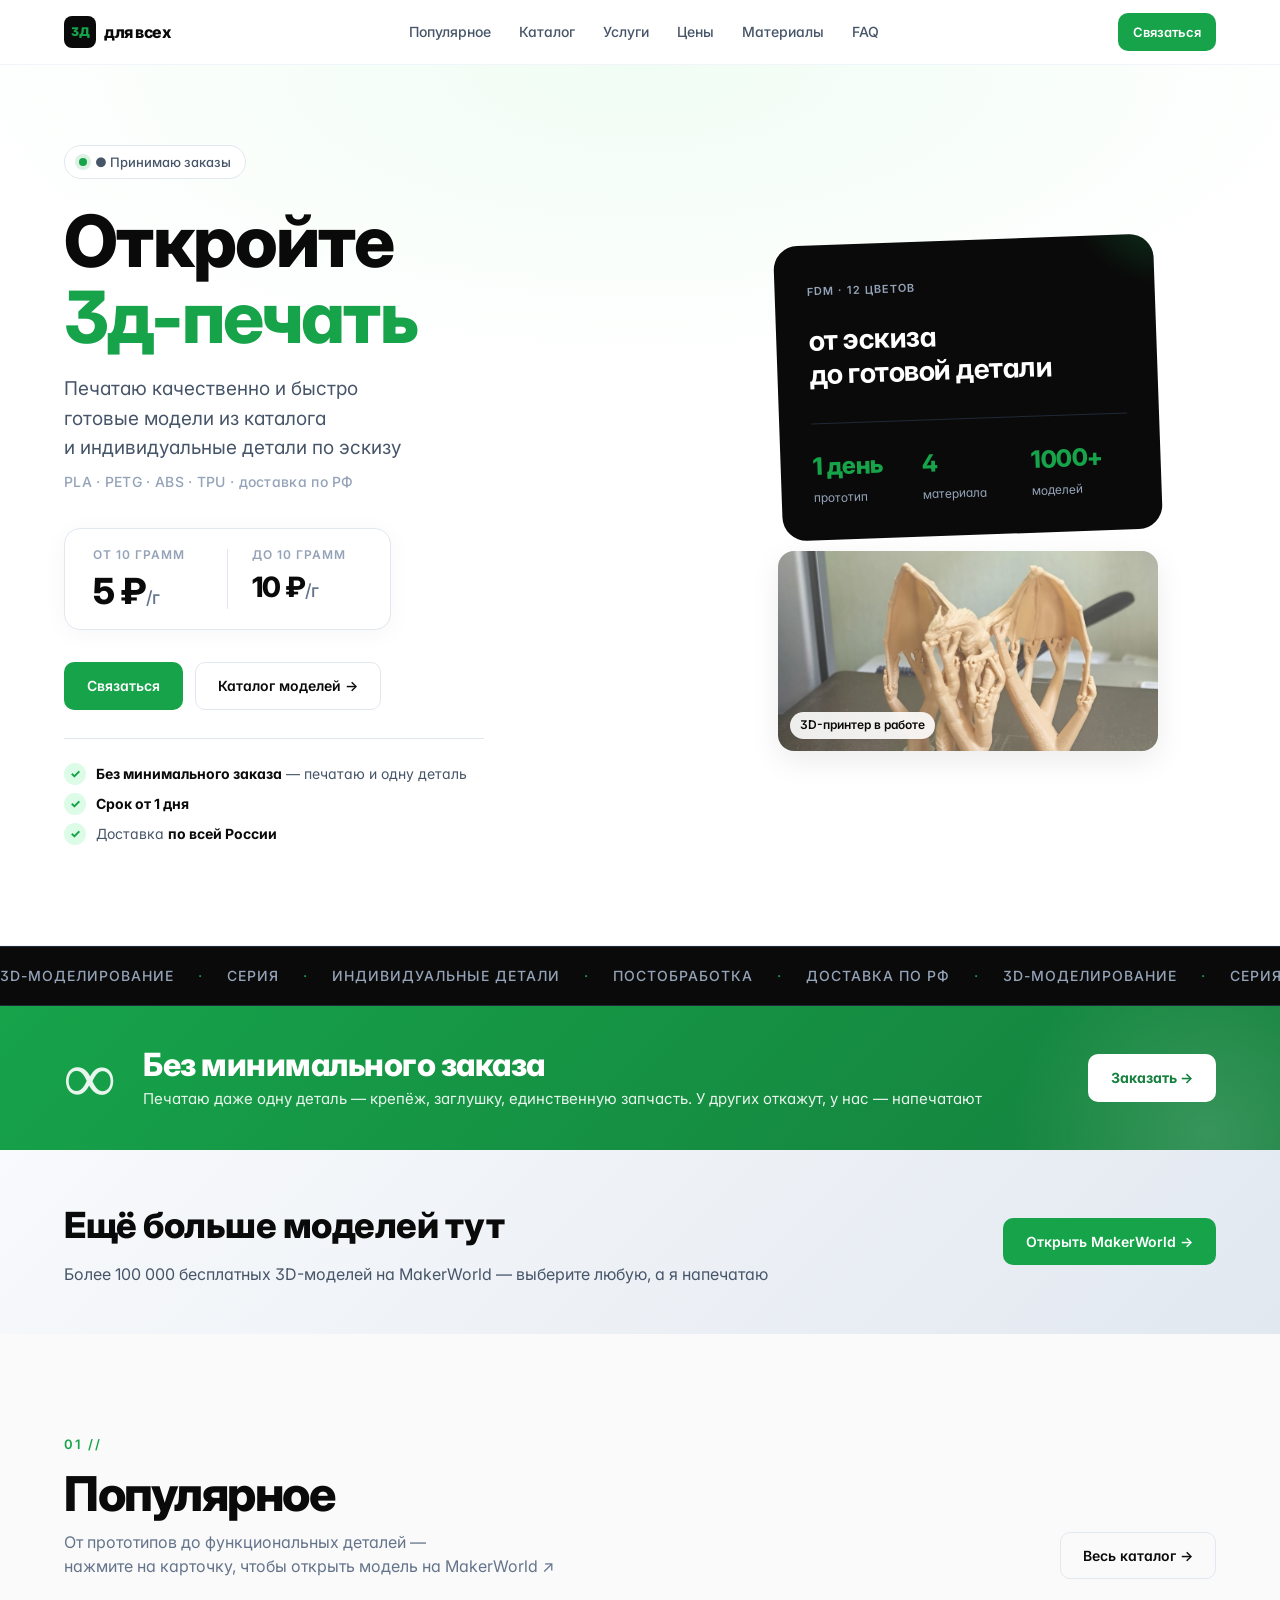
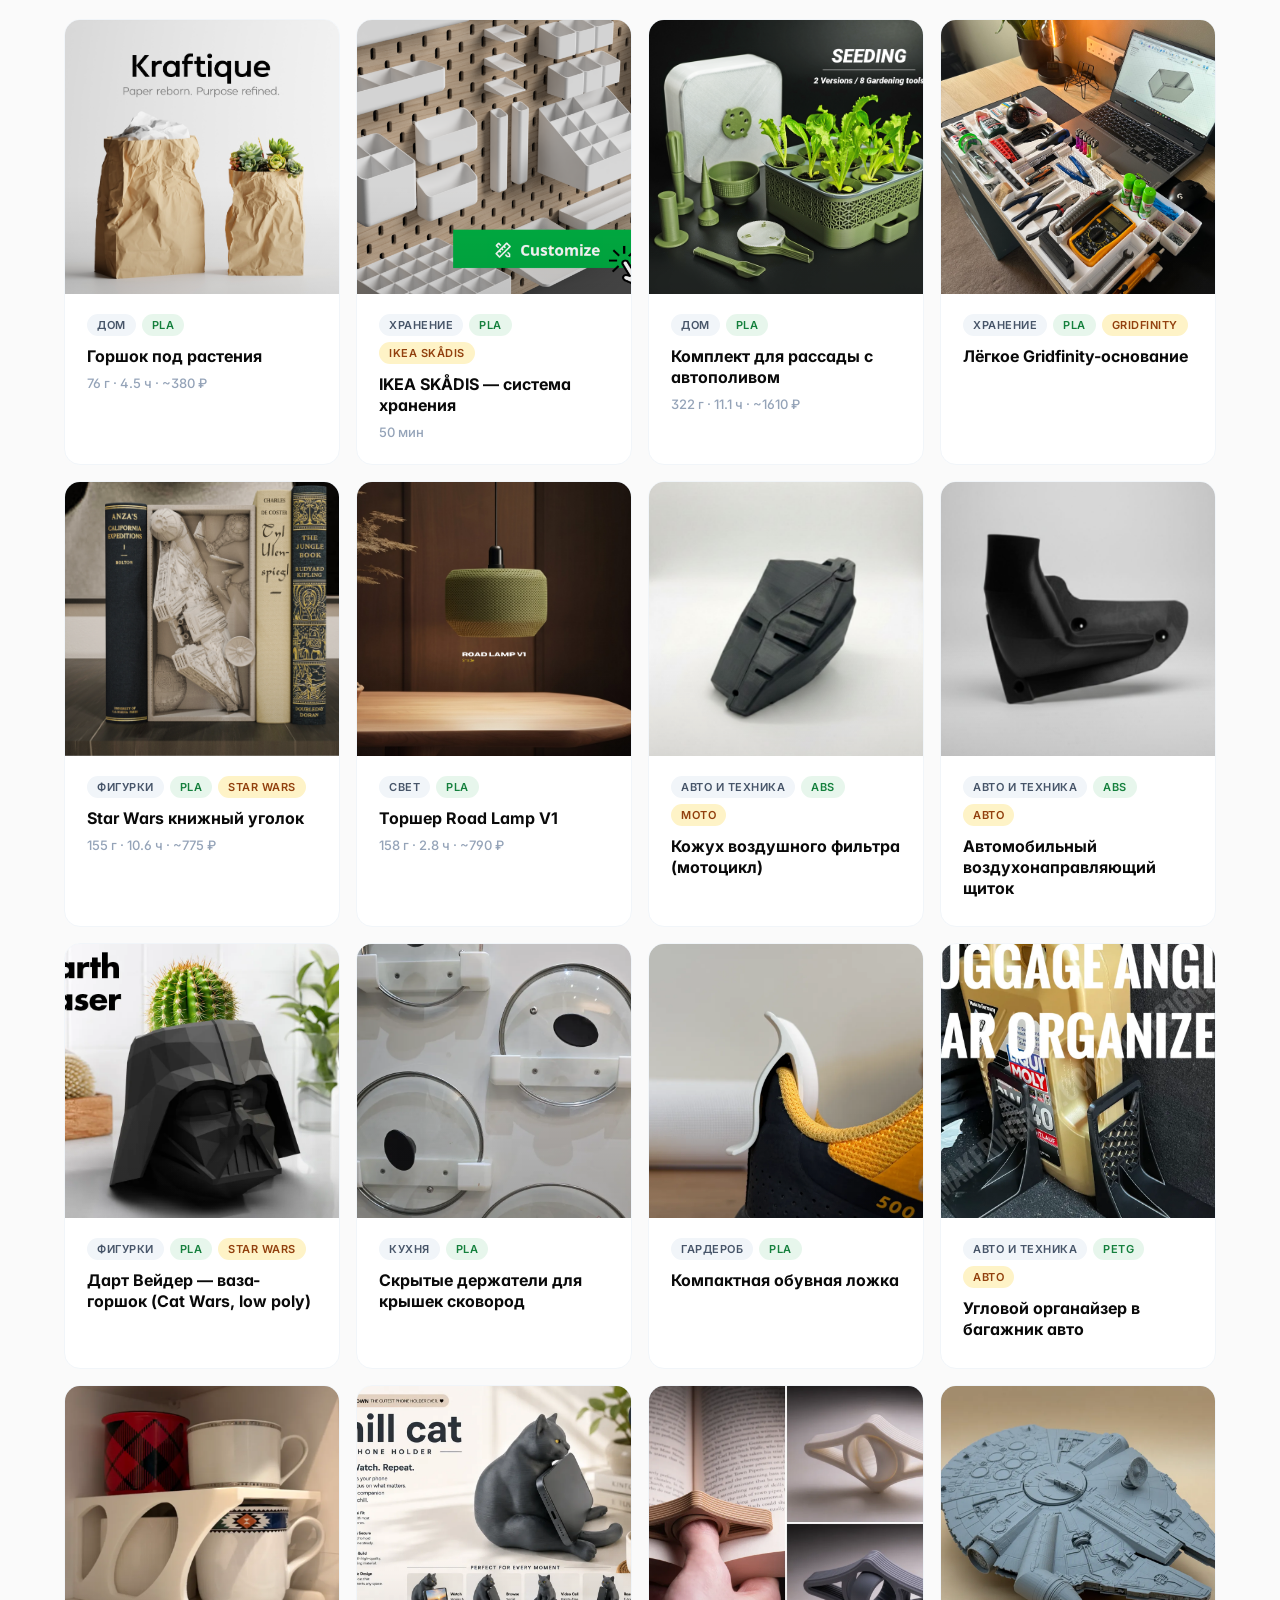
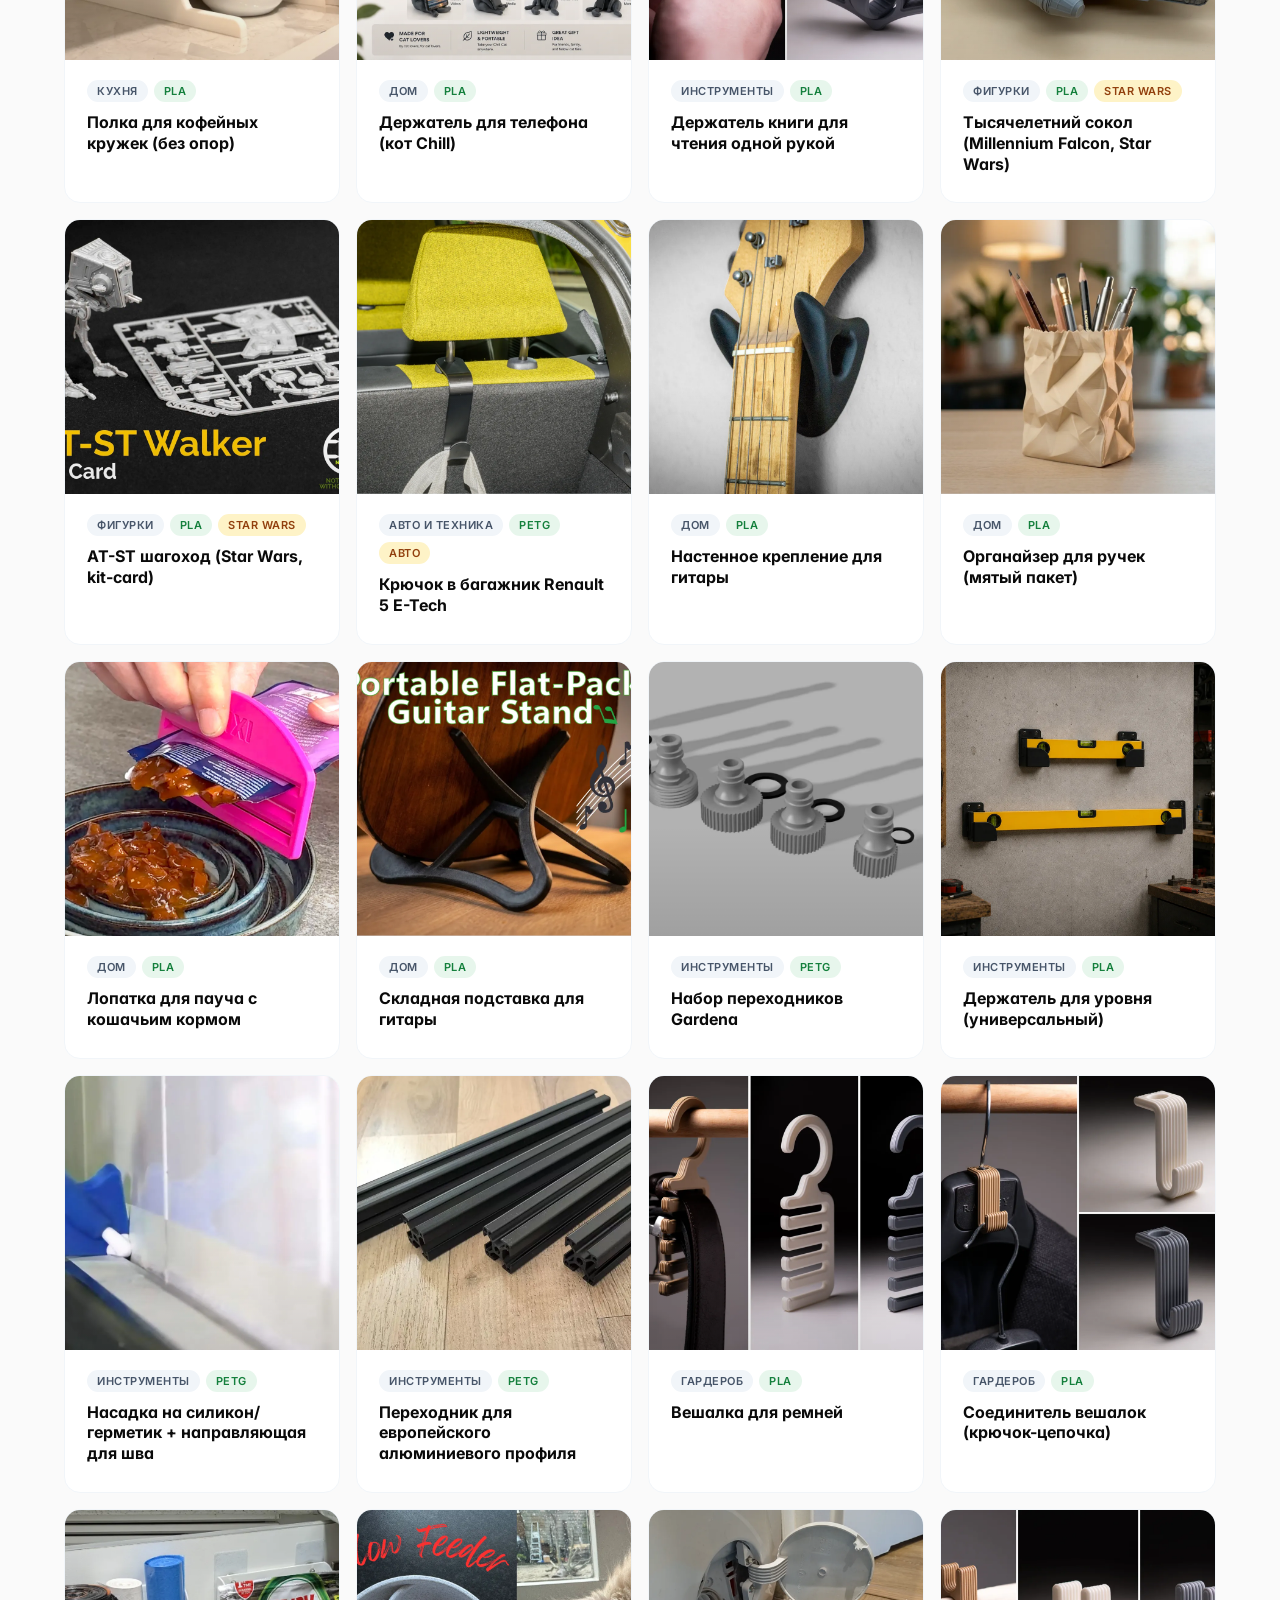
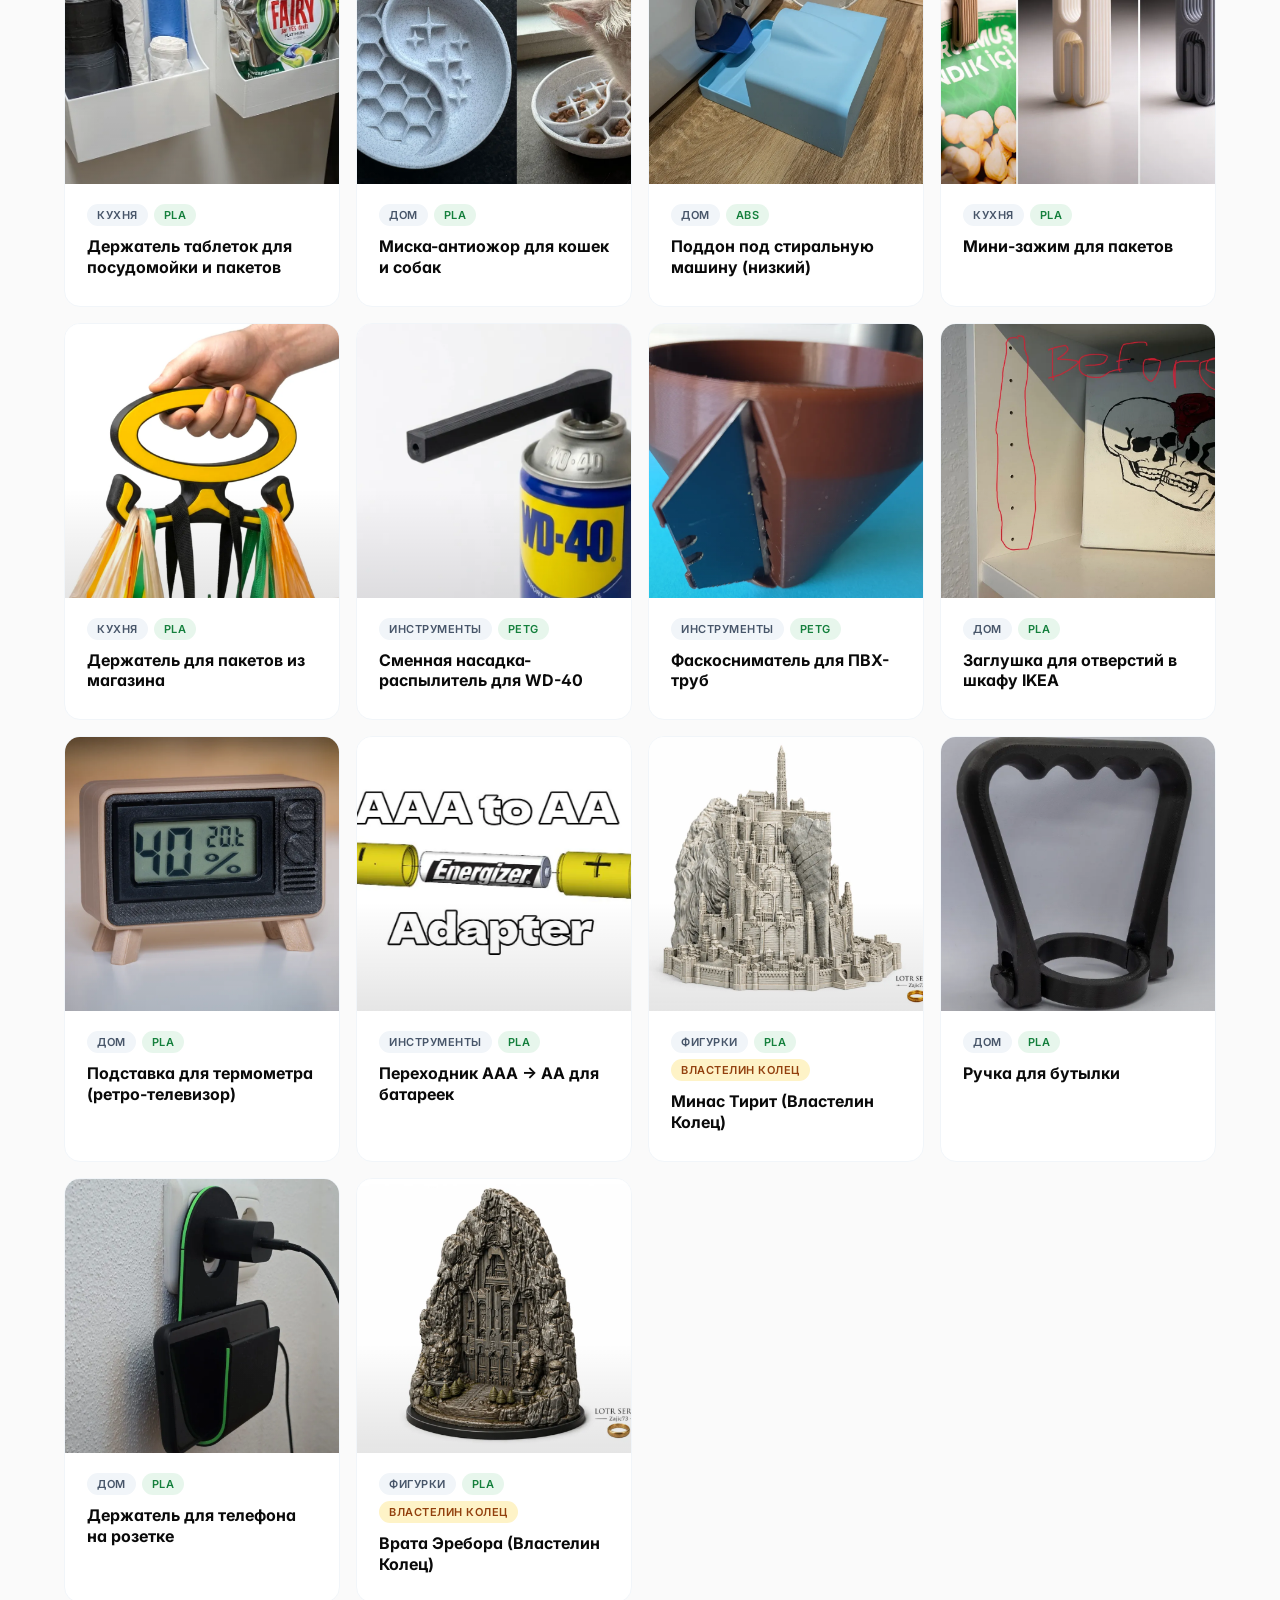
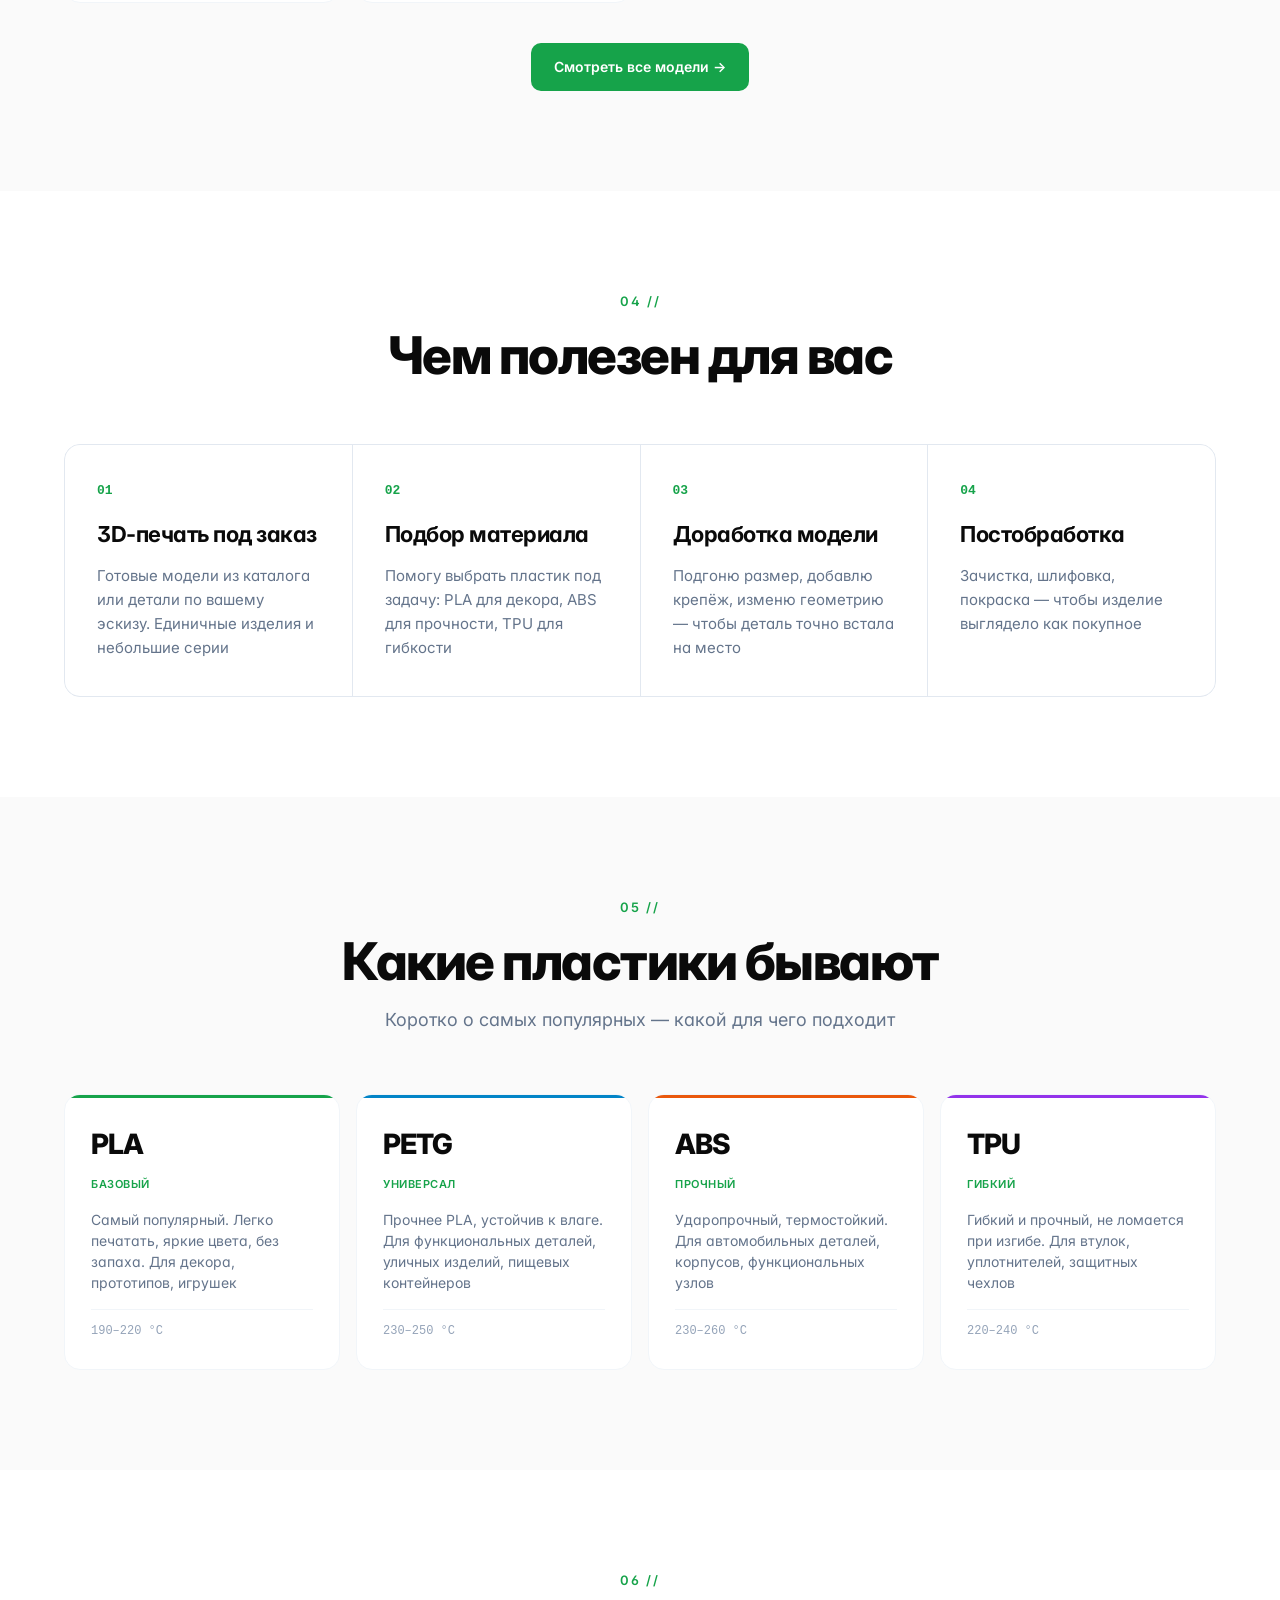
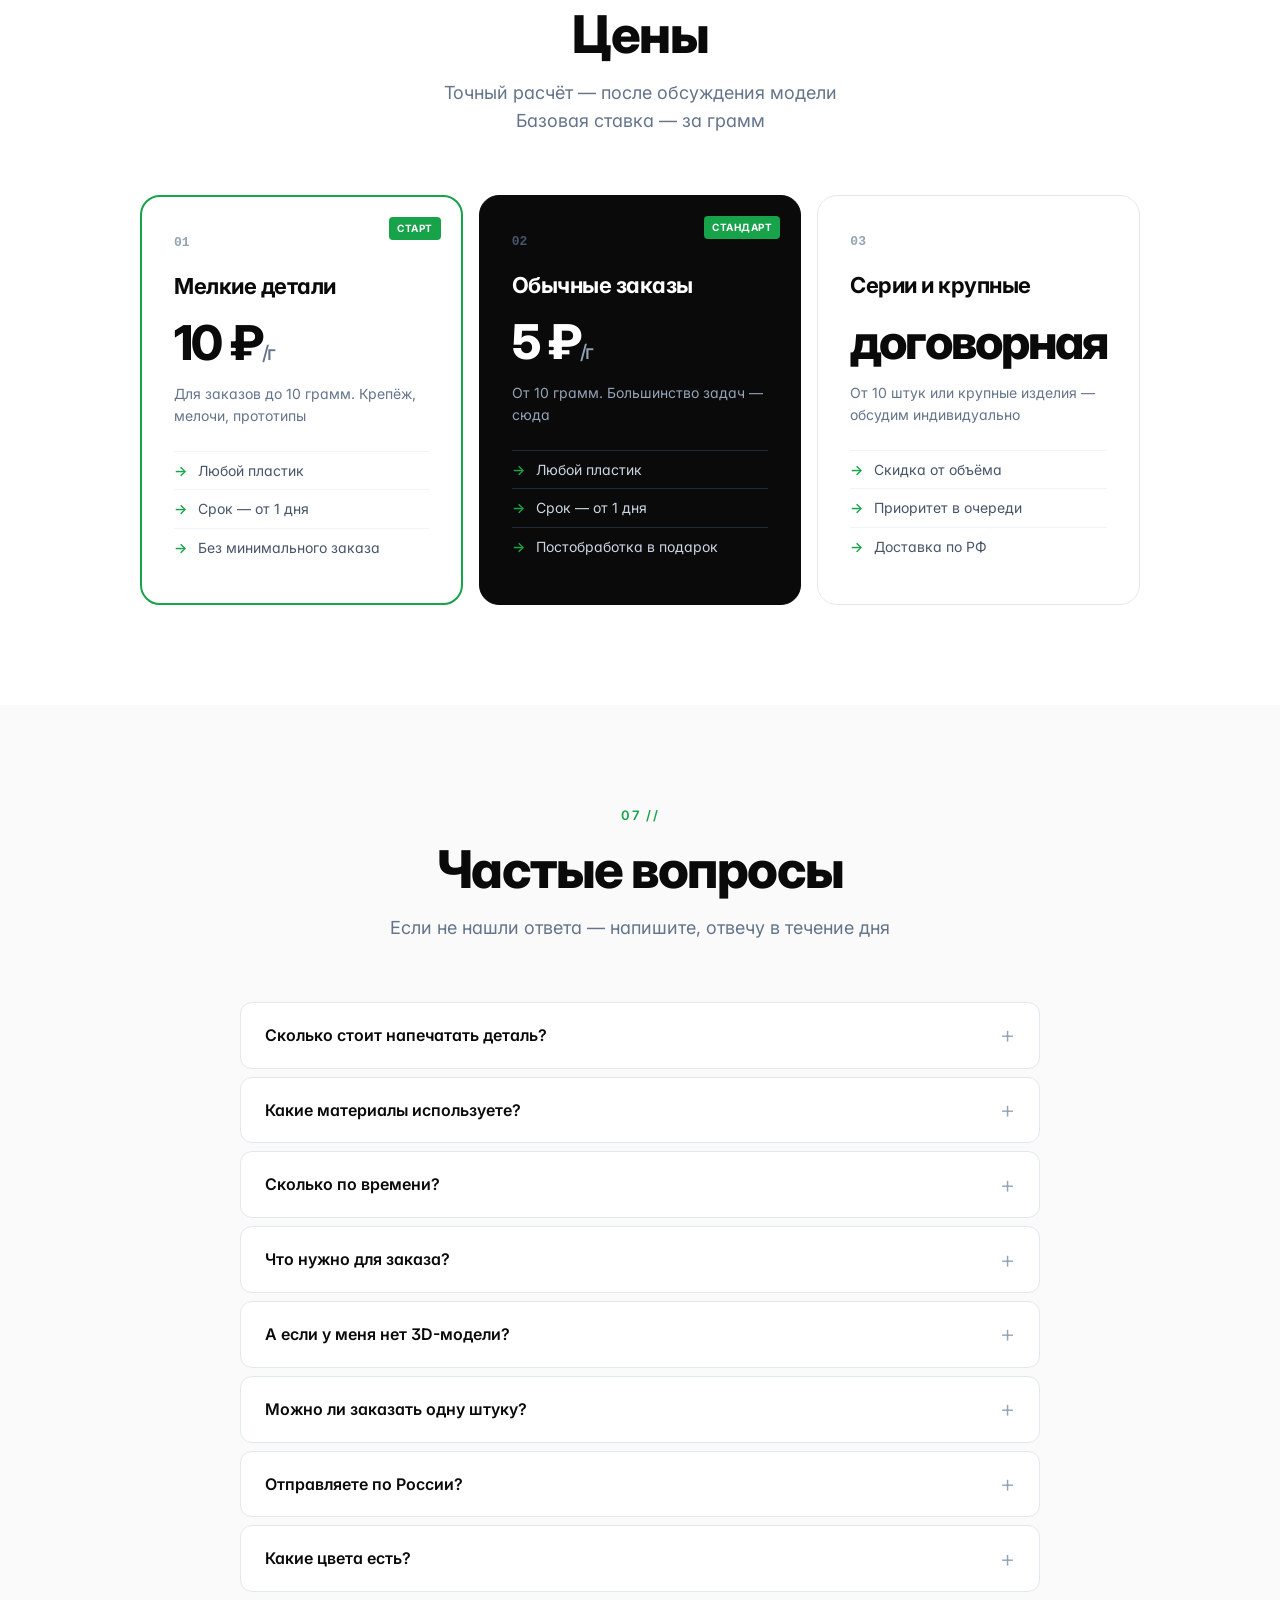
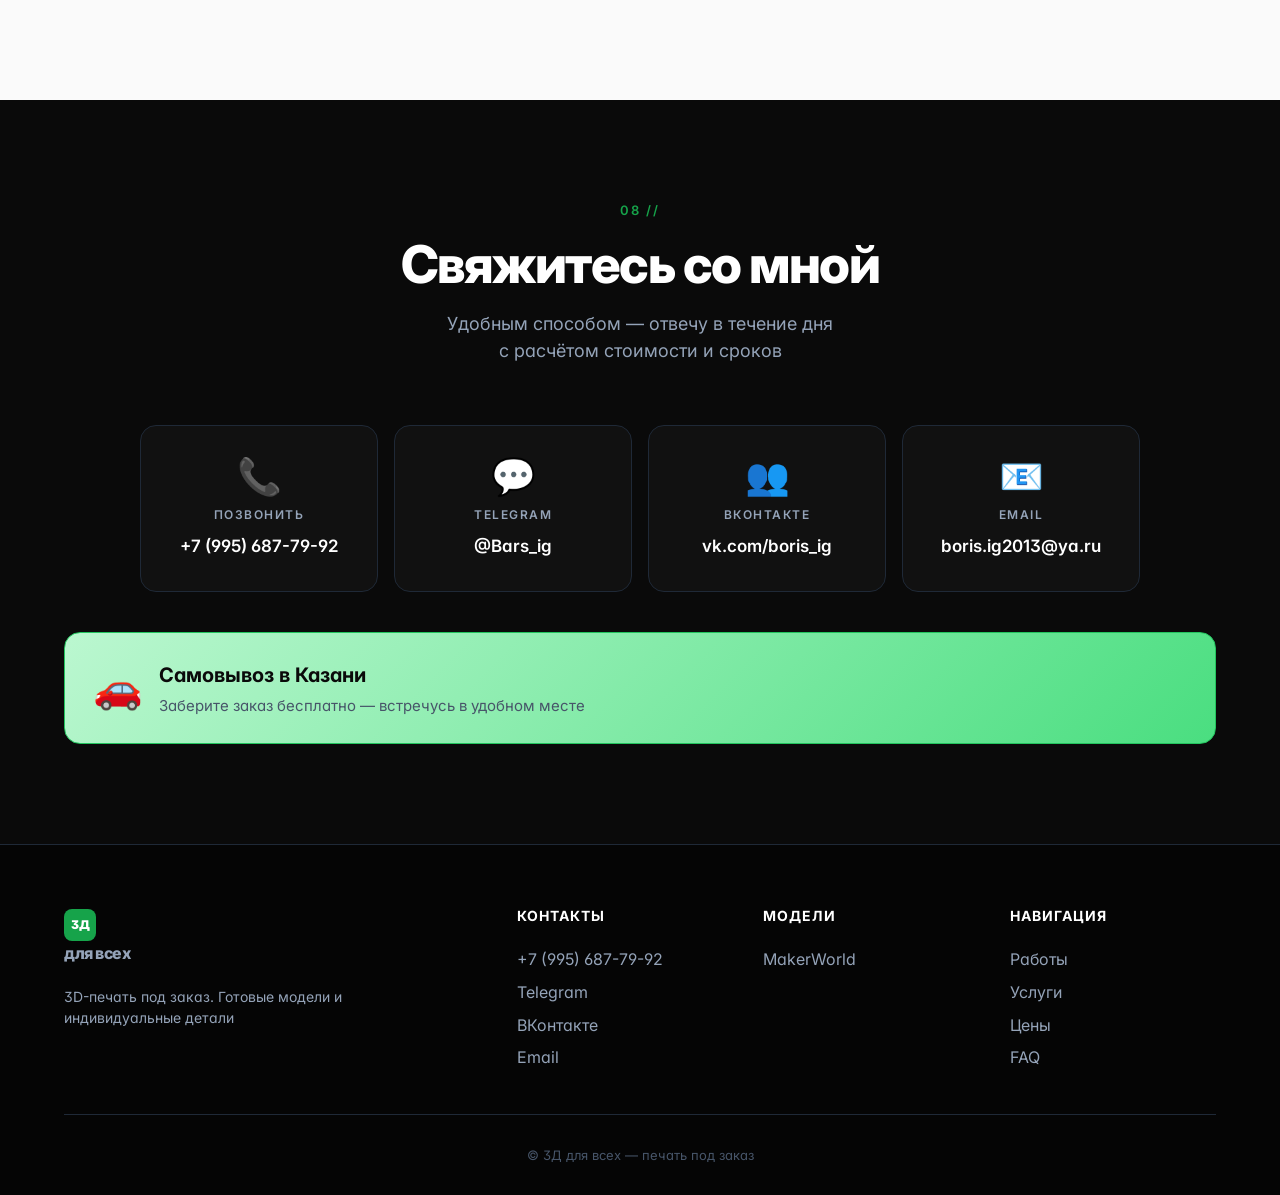
<file: index.html>
<!DOCTYPE html>
<html lang="ru">
<head>
  <!-- Yandex.Metrika counter -->
  <script type="text/javascript" src="metrika.js"></script>
  <noscript><div><img src="https://mc.yandex.ru/watch/109713392" style="position:absolute; left:-9999px;" alt="" /></div></noscript>
  <!-- /Yandex.Metrika counter -->
  <meta charset="UTF-8">
  <meta name="viewport" content="width=device-width, initial-scale=1.0">
  <title>3D печать под заказ в Казани — готовые модели и индивидуальные детали | 3Д для всех</title>
  <meta name="description" content="3D-печать под заказ в Казани. Готовые модели и индивидуальные детали из PLA, PETG, ABS, TPU. от 5₽/г. Самовывоз из Казани, доставка по РФ. Срок от 1 дня.">
  <meta name="keywords" content="3D печать, 3D печать казань, 3D печать под заказ, печать моделей, PLA, PETG, ABS, TPU, 3D модели, печать деталей, казань, самовывоз">
  <meta name="author" content="3Д для всех">
  <meta name="robots" content="index, follow">
  <meta name="yandex-verification" content="1d8e37554e3c3e7f" />
  <link rel="icon" type="image/x-icon" href="favicon.ico">
  <meta property="og:title" content="3D печать под заказ в Казани — от 5₽/г">
  <meta property="og:description" content="Готовые модели и индивидуальные детали. Самовывоз из Казани, доставка по РФ. Срок от 1 дня.">
  <meta property="og:type" content="website">
  <meta property="og:url" content="https://borisig1999-spec.github.io/3d-landing/">
  <meta property="og:image" content="https://borisig1999-spec.github.io/3d-landing/images/процесс.jpg">
  <meta property="og:locale" content="ru_RU">
  <link rel="canonical" href="https://borisig1999-spec.github.io/3d-landing/">
  <link rel="icon" href="images/процесс.jpg">
  <link rel="preconnect" href="https://fonts.googleapis.com">
  <link rel="preconnect" href="https://fonts.gstatic.com" crossorigin>
  <link href="https://fonts.googleapis.com/css2?family=Inter:wght@400;500;600;700;800;900&display=swap" rel="stylesheet">
  <link rel="stylesheet" href="style.css">
  <script type="application/ld+json">
  {
    "@context": "https://schema.org",
    "@type": "LocalBusiness",
    "name": "3Д для всех",
    "description": "3D-печать под заказ в Казани. Готовые модели и индивидуальные детали.",
    "url": "https://borisig1999-spec.github.io/3d-landing/",
    "telephone": "+7-995-687-79-92",
    "email": "boris.ig2013@ya.ru",
    "address": {
      "@type": "PostalAddress",
      "addressLocality": "Казань",
      "addressCountry": "RU"
    },
    "priceRange": "от 5₽/г",
    "openingHours": "Mo-Su 09:00-21:00",
    "sameAs": [
      "https://t.me/Bars_ig",
      "https://vk.com/boris_ig"
    ],
    "aggregateRating": {
      "@type": "AggregateRating",
      "ratingValue": "5.0",
      "bestRating": "5",
      "reviewCount": "12"
    },
    "review": [
      {
        "@type": "Review",
        "author": {"@type": "Person", "name": "Алексей"},
        "reviewRating": {"@type": "Rating", "ratingValue": "5"},
        "reviewBody": "Быстро напечатал деталь для принтера. Качество отличное, забрал в тот же день."
      },
      {
        "@type": "Review",
        "author": {"@type": "Person", "name": "Марина"},
        "reviewRating": {"@type": "Rating", "ratingValue": "5"},
        "reviewBody": "Заказывала чехол для телефона. Сделали за сутки, всё подогнали под размер."
      }
    ]
  }
  </script>
</head>
<body>

  <header class="header">
    <div class="container header-inner">
      <a href="#top" class="logo">
        <span class="logo-mark">3Д</span>
        <span class="logo-text">для всех</span>
      </a>
      <nav class="nav">
        <a href="#works">Популярное</a>
        <a href="catalog.html">Каталог</a>
        <a href="#services">Услуги</a>
        <a href="#pricing">Цены</a>
        <a href="#materials">Материалы</a>
        <a href="#faq">FAQ</a>
      </nav>
      <a href="#order" class="btn btn-primary btn-sm">Связаться</a>
    </div>
  </header>

  <main id="top">

    <section class="hero">
      <div class="container">
        <div class="hero-grid">
          <div class="hero-content">
            <div class="badge">● Принимаю заказы</div>
            <h1>Откройте<br><span class="accent">3д-печать</span></h1>
            <p class="hero-sub">Печатаю качественно и быстро<br>готовые модели из каталога<br>и индивидуальные детали по эскизу</p>
            <p class="hero-meta">PLA · PETG · ABS · TPU · доставка по РФ</p>

            <div class="hero-pricing" id="hero-pricing" data-small-price="10" data-large-price="5" data-threshold="10">
              <div class="price-block">
                <div class="price-label">от 10 грамм</div>
                <div class="price-value">5 ₽<span>/г</span></div>
              </div>
              <div class="price-divider"></div>
              <div class="price-block price-small">
                <div class="price-label">до 10 грамм</div>
                <div class="price-value">10 ₽<span>/г</span></div>
              </div>
            </div>

            <div class="hero-cta">
              <a href="#order" class="btn btn-primary">Связаться</a>
              <a href="https://makerworld.com/ru" target="_blank" rel="noopener" class="btn btn-ghost">Каталог моделей →</a>
            </div>

            <div class="hero-usp">
              <div class="hero-usp-item">
                <span class="hero-usp-check">✓</span>
                <span><strong>Без минимального заказа</strong> — печатаю и одну деталь</span>
              </div>
              <div class="hero-usp-item">
                <span class="hero-usp-check">✓</span>
                <span><strong>Срок от 1 дня</strong></span>
              </div>
              <div class="hero-usp-item">
                <span class="hero-usp-check">✓</span>
                <span>Доставка <strong>по всей России</strong></span>
              </div>
            </div>
          </div>
          <div class="hero-visual">
            <div class="visual-card">
              <div class="visual-tag">FDM · 12 цветов</div>
              <div class="visual-title">от эскиза<br>до готовой детали</div>
              <div class="visual-stats">
                <div><strong>1 день</strong><span>прототип</span></div>
                <div><strong>4</strong><span>материала</span></div>
                <div><strong>1000+</strong><span>моделей</span></div>
              </div>
            </div>
            <div class="visual-photo">
              <img src="images/процесс.jpg" alt="Процесс 3D-печати">
              <span class="visual-photo-caption">3D-принтер в работе</span>
            </div>
          </div>
        </div>
      </div>
    </section>

    <section class="marquee">
      <div class="marquee-track">
        <span>3D-моделирование</span><span>·</span>
        <span>серия</span><span>·</span>
        <span>индивидуальные детали</span><span>·</span>
        <span>постобработка</span><span>·</span>
        <span>доставка по РФ</span><span>·</span>
        <span>3D-моделирование</span><span>·</span>
        <span>серия</span><span>·</span>
        <span>индивидуальные детали</span><span>·</span>
        <span>постобработка</span><span>·</span>
        <span>доставка по РФ</span><span>·</span>
        <span>3D-моделирование</span><span>·</span>
        <span>серия</span><span>·</span>
        <span>индивидуальные детали</span><span>·</span>
        <span>постобработка</span><span>·</span>
        <span>доставка по РФ</span><span>·</span>
        <span>3D-моделирование</span><span>·</span>
        <span>серия</span><span>·</span>
        <span>индивидуальные детали</span><span>·</span>
        <span>постобработка</span><span>·</span>
        <span>доставка по РФ</span><span>·</span>
        <span>3D-моделирование</span><span>·</span>
        <span>серия</span><span>·</span>
        <span>индивидуальные детали</span><span>·</span>
        <span>постобработка</span><span>·</span>
        <span>доставка по РФ</span><span>·</span>
        <span>3D-моделирование</span><span>·</span>
        <span>серия</span><span>·</span>
        <span>индивидуальные детали</span><span>·</span>
        <span>постобработка</span><span>·</span>
        <span>доставка по РФ</span><span>·</span>
      </div>
    </section>

    <section class="usp-banner">
      <div class="container usp-banner-inner">
        <div class="usp-banner-icon">∞</div>
        <div class="usp-banner-text">
          <div class="usp-banner-title">Без минимального заказа</div>
          <div class="usp-banner-sub">Печатаю даже одну деталь — крепёж, заглушку, единственную запчасть. У других откажут, у нас — напечатают</div>
        </div>
        <a href="#order" class="btn btn-primary usp-banner-btn">Заказать →</a>
      </div>
    </section>

    <section class="makerworld-banner">
      <div class="container makerworld-inner">
        <div class="makerworld-content">
          <h2>Ещё больше моделей тут</h2>
          <p>Более 100 000 бесплатных 3D-моделей на MakerWorld — выберите любую, а я напечатаю</p>
        </div>
        <a href="https://makerworld.com/ru" target="_blank" rel="noopener" class="btn btn-primary btn-lg">Открыть MakerWorld →</a>
      </div>
    </section>

    <section class="works" id="works">
      <div class="container">
        <div class="featured-head">
          <div>
            <div class="section-num">01 //</div>
            <h2>Популярное</h2>
            <p>От прототипов до функциональных деталей —<br>нажмите на карточку, чтобы открыть модель на MakerWorld ↗</p>
          </div>
          <a href="catalog.html" class="btn btn-ghost">Весь каталог →</a>
        </div>

        <div class="works-grid" id="featuredGrid">
          <div class="catalog-loading">Загружаю модели...</div>
        </div>

        <div class="works-more">
          <a href="catalog.html" class="btn btn-primary">Смотреть все модели →</a>
        </div>
      </div>
    </section>

    <!--
    <section class="portfolio" id="portfolio">
      <div class="container">
        <div class="section-head">
          <div class="section-num">02 //</div>
          <h2>Портфолио</h2>
          <p>Фото реальных печатных работ —<br>то, что уже напечатано и передано клиентам</p>
        </div>

        <div class="portfolio-grid">
          <div class="portfolio-card">
            <div class="portfolio-img">
              <img src="images/portfolio/placeholder.jpg" alt="Кронштейн для полки" loading="lazy" onerror="this.parentElement.innerHTML='<div class=portfolio-placeholder>📷</div>'">
            </div>
            <div class="portfolio-info">
              <h3>Кронштейн для полки</h3>
              <div class="portfolio-meta">PLA · 45 г · 2.5 ч</div>
            </div>
          </div>
          <div class="portfolio-card">
            <div class="portfolio-img">
              <img src="images/portfolio/placeholder2.jpg" alt="Чехол для наушников" loading="lazy" onerror="this.parentElement.innerHTML='<div class=portfolio-placeholder>📷</div>'">
            </div>
            <div class="portfolio-info">
              <h3>Чехол для наушников</h3>
              <div class="portfolio-meta">TPU · 18 г · 1.5 ч</div>
            </div>
          </div>
          <div class="portfolio-card">
            <div class="portfolio-img">
              <img src="images/portfolio/placeholder3.jpg" alt="Фигурка дракона" loading="lazy" onerror="this.parentElement.innerHTML='<div class=portfolio-placeholder>📷</div>'">
            </div>
            <div class="portfolio-info">
              <h3>Фигурка дракона</h3>
              <div class="portfolio-meta">PLA · 82 г · 6 ч</div>
            </div>
          </div>
          <div class="portfolio-card">
            <div class="portfolio-img">
              <img src="images/portfolio/placeholder4.jpg" alt="Заглушка для стены" loading="lazy" onerror="this.parentElement.innerHTML='<div class=portfolio-placeholder>📷</div>'">
            </div>
            <div class="portfolio-info">
              <h3>Заглушка для стены</h3>
              <div class="portfolio-meta">PLA · 3 г · 8 мин</div>
            </div>
          </div>
          <div class="portfolio-card">
            <div class="portfolio-img">
              <img src="images/portfolio/placeholder5.jpg" alt="Органайзер для стола" loading="lazy" onerror="this.parentElement.innerHTML='<div class=portfolio-placeholder>📷</div>'">
            </div>
            <div class="portfolio-info">
              <h3>Органайзер для стола</h3>
              <div class="portfolio-meta">PETG · 120 г · 8 ч</div>
            </div>
          </div>
          <div class="portfolio-card">
            <div class="portfolio-img">
              <img src="images/portfolio/placeholder6.jpg" alt="Ключница" loading="lazy" onerror="this.parentElement.innerHTML='<div class=portfolio-placeholder>📷</div>'">
            </div>
            <div class="portfolio-info">
              <h3>Ключница</h3>
              <div class="portfolio-meta">PLA · 35 г · 2 ч</div>
            </div>
          </div>
        </div>
      </div>
    </section>

    <section class="reviews" id="reviews">
      <div class="container">
        <div class="section-head">
          <div class="section-num">03 //</div>
          <h2>Отзывы</h2>
          <p>Что говорят клиенты</p>
        </div>

        <div class="reviews-grid">
          <div class="review-card">
            <div class="review-stars">★★★★★</div>
            <div class="review-text">Заказывал кронштейн для полки — напечатали за сутки. Всё подогнал, держит отлично. Забрал самовывозом из Казани</div>
            <div class="review-author">
              <div class="review-avatar">А</div>
              <div>
                <div class="review-name">Алексей</div>
                <div class="review-date">Казань</div>
              </div>
            </div>
          </div>
          <div class="review-card">
            <div class="review-stars">★★★★★</div>
            <div class="review-text">Нужна была заглушка для стены — 3 грамма, 8 минут печати. Бесплатно сделали! В магазинах таких вообще нет</div>
            <div class="review-author">
              <div class="review-avatar">М</div>
              <div>
                <div class="review-name">Марина</div>
                <div class="review-date">Казань</div>
              </div>
            </div>
          </div>
          <div class="review-card">
            <div class="review-stars">★★★★★</div>
            <div class="review-text">Печатаю у него серию фигурок для D&D. Качество отличное, цены адекватные. Всегда в срок</div>
            <div class="review-author">
              <div class="review-avatar">Д</div>
              <div>
                <div class="review-name">Дмитрий</div>
                <div class="review-date">Москва</div>
              </div>
            </div>
          </div>
        </div>
      </div>
    </section>
    -->

    <section class="services" id="services">
      <div class="container">
        <div class="section-head">
          <div class="section-num">04 //</div>
          <h2>Чем полезен для вас</h2>
        </div>

        <div class="services-list">
          <div class="service">
            <div class="service-num">01</div>
            <h3>3D-печать под заказ</h3>
            <p>Готовые модели из каталога или детали по вашему эскизу. Единичные изделия и небольшие серии</p>
          </div>
          <div class="service">
            <div class="service-num">02</div>
            <h3>Подбор материала</h3>
            <p>Помогу выбрать пластик под задачу: PLA для декора, ABS для прочности, TPU для гибкости</p>
          </div>
          <div class="service">
            <div class="service-num">03</div>
            <h3>Доработка модели</h3>
            <p>Подгоню размер, добавлю крепёж, изменю геометрию — чтобы деталь точно встала на место</p>
          </div>
          <div class="service">
            <div class="service-num">04</div>
            <h3>Постобработка</h3>
            <p>Зачистка, шлифовка, покраска — чтобы изделие выглядело как покупное</p>
          </div>
        </div>
      </div>
    </section>

    <section class="materials" id="materials">
      <div class="container">
        <div class="section-head">
          <div class="section-num">05 //</div>
          <h2>Какие пластики бывают</h2>
          <p>Коротко о самых популярных — какой для чего подходит</p>
        </div>

        <div class="materials-grid" id="materials-grid">
          <div class="material mat-pla" data-material="PLA">
            <div class="mat-name">PLA</div>
            <div class="mat-tag">Базовый</div>
            <p>Самый популярный. Легко печатать, яркие цвета, без запаха. Для декора, прототипов, игрушек</p>
            <div class="mat-temp">190–220 °C</div>
          </div>
          <div class="material mat-petg" data-material="PETG">
            <div class="mat-name">PETG</div>
            <div class="mat-tag">Универсал</div>
            <p>Прочнее PLA, устойчив к влаге. Для функциональных деталей, уличных изделий, пищевых контейнеров</p>
            <div class="mat-temp">230–250 °C</div>
          </div>
          <div class="material mat-abs" data-material="ABS">
            <div class="mat-name">ABS</div>
            <div class="mat-tag">Прочный</div>
            <p>Ударопрочный, термостойкий. Для автомобильных деталей, корпусов, функциональных узлов</p>
            <div class="mat-temp">230–260 °C</div>
          </div>
          <div class="material mat-tpu" data-material="TPU">
            <div class="mat-name">TPU</div>
            <div class="mat-tag">Гибкий</div>
            <p>Гибкий и прочный, не ломается при изгибе. Для втулок, уплотнителей, защитных чехлов</p>
            <div class="mat-temp">220–240 °C</div>
          </div>
        </div>
      </div>
    </section>

    <section class="pricing" id="pricing">
      <div class="container">
        <div class="section-head">
          <div class="section-num">06 //</div>
          <h2>Цены</h2>
          <p>Точный расчёт — после обсуждения модели<br>Базовая ставка — за грамм</p>
        </div>

        <div class="pricing-grid">
          <div class="price-card price-card-usp">
            <div class="price-card-tag">СТАРТ</div>
            <div class="price-card-num">01</div>
            <h3>Мелкие детали</h3>
            <div class="price-card-amount">10 ₽<span>/г</span></div>
            <p>Для заказов до 10 грамм. Крепёж, мелочи, прототипы</p>
            <ul>
              <li>Любой пластик</li>
              <li>Срок — от 1 дня</li>
              <li>Без минимального заказа</li>
            </ul>
          </div>
          <div class="price-card price-card-hot">
            <div class="price-card-tag">СТАНДАРТ</div>
            <div class="price-card-num">02</div>
            <h3>Обычные заказы</h3>
            <div class="price-card-amount">5 ₽<span>/г</span></div>
            <p>От 10 грамм. Большинство задач — сюда</p>
            <ul>
              <li>Любой пластик</li>
              <li>Срок — от 1 дня</li>
              <li>Постобработка в подарок</li>
            </ul>
          </div>
          <div class="price-card">
            <div class="price-card-num">03</div>
            <h3>Серии и крупные</h3>
            <div class="price-card-amount">договорная</div>
            <p>От 10 штук или крупные изделия — обсудим индивидуально</p>
            <ul>
              <li>Скидка от объёма</li>
              <li>Приоритет в очереди</li>
              <li>Доставка по РФ</li>
            </ul>
          </div>
        </div>
      </div>
    </section>

    <section class="faq" id="faq">
      <div class="container">
        <div class="section-head">
          <div class="section-num">07 //</div>
          <h2>Частые вопросы</h2>
          <p>Если не нашли ответа — напишите, отвечу в течение дня</p>
        </div>

        <div class="faq-list">
          <details>
            <summary>Сколько стоит напечатать деталь?</summary>
            <p>Базовая цена — 5 ₽/грамм от 10 грамм. До 10 грамм — 10 ₽/грамм. Серии и крупные заказы — по договорённости. Для точного расчёта пришлите модель или эскиз</p>
          </details>
          <details>
            <summary>Какие материалы используете?</summary>
            <p>PLA, PETG, ABS и TPU. Подскажу, какой лучше подойдёт под вашу задачу — прочность, гибкость, термостойкость, контакт с пищей</p>
          </details>
          <details>
            <summary>Сколько по времени?</summary>
            <p>Прототип — от 1 дня после согласования модели. Обычный заказ — от 1 дня в зависимости от размера и загруженности. Крупные изделия — индивидуально</p>
          </details>
          <details>
            <summary>Что нужно для заказа?</summary>
            <p>3D-модель (STL, STEP, 3MF) — или эскиз, фото, описание детали. Если модели нет — помогу придумать и подготовить</p>
          </details>
          <details>
            <summary>А если у меня нет 3D-модели?</summary>
            <p>Опишите задачу словами или пришлите фото. Помогу подобрать готовую модель или сделаю эскиз для печати. В стоимость заказа это обычно входит</p>
          </details>
          <details>
            <summary>Можно ли заказать одну штуку?</summary>
            <p>Да. Минимального заказа нет — печатаю и единичные детали, и серии</p>
          </details>
          <details>
            <summary>Отправляете по России?</summary>
            <p>Да. Готовое изделие надёжно упакую и отправлю Почтой России или СДЭК. Стоимость доставки — по тарифам перевозчика</p>
          </details>
          <details>
            <summary>Какие цвета есть?</summary>
            <p>Базовые цвета всегда в наличии: белый, чёрный, серый, красный, синий, жёлтый, зелёный, оранжевый. Другие — по договорённости</p>
          </details>
        </div>
      </div>
    </section>

    <section class="order" id="order">
      <div class="container">
        <div class="section-head">
          <div class="section-num">08 //</div>
          <h2>Свяжитесь со мной</h2>
          <p>Удобным способом — отвечу в течение дня<br>с расчётом стоимости и сроков</p>
        </div>

        <div class="contact-grid">
          <a href="tel:+79956877992" class="contact-card">
            <div class="contact-icon">📞</div>
            <div class="contact-name">Позвонить</div>
            <div class="contact-value">+7 (995) 687-79-92</div>
          </a>
          <a href="https://t.me/Bars_ig" target="_blank" rel="noopener" class="contact-card">
            <div class="contact-icon">💬</div>
            <div class="contact-name">Telegram</div>
            <div class="contact-value">@Bars_ig</div>
          </a>
          <a href="https://vk.com/boris_ig" target="_blank" rel="noopener" class="contact-card">
            <div class="contact-icon">👥</div>
            <div class="contact-name">ВКонтакте</div>
            <div class="contact-value">vk.com/boris_ig</div>
          </a>
          <a href="mailto:boris.ig2013@ya.ru" class="contact-card">
            <div class="contact-icon">📧</div>
            <div class="contact-name">Email</div>
            <div class="contact-value">boris.ig2013@ya.ru</div>
          </a>
        </div>

        <div class="pickup-banner">
          <div class="pickup-icon">🚗</div>
          <div class="pickup-content">
            <div class="pickup-title">Самовывоз в Казани</div>
            <div class="pickup-sub">Заберите заказ бесплатно — встречусь в удобном месте</div>
          </div>
        </div>
      </div>
    </section>

  </main>

  <footer class="footer">
    <div class="container">
      <div class="footer-grid">
        <div>
          <a href="#top" class="logo logo-light">
            <span class="logo-mark">3Д</span>
            <span class="logo-text">для всех</span>
          </a>
          <p class="footer-tag">3D-печать под заказ. Готовые модели и индивидуальные детали</p>
        </div>
        <div>
          <h4>Контакты</h4>
          <a href="tel:+79956877992">+7 (995) 687-79-92</a>
          <a href="https://t.me/Bars_ig" target="_blank" rel="noopener">Telegram</a>
          <a href="https://vk.com/boris_ig" target="_blank" rel="noopener">ВКонтакте</a>
          <a href="mailto:boris.ig2013@ya.ru">Email</a>
        </div>
        <div>
          <h4>Модели</h4>
          <a href="https://makerworld.com/ru" target="_blank" rel="noopener">MakerWorld</a>
        </div>
        <div>
          <h4>Навигация</h4>
          <a href="#works">Работы</a>
          <a href="#services">Услуги</a>
          <a href="#pricing">Цены</a>
          <a href="#faq">FAQ</a>
        </div>
      </div>
      <div class="footer-bottom">© 3Д для всех — печать под заказ</div>
    </div>
  </footer>

  <script src="app.js"></script>

</body>
</html>
</file>
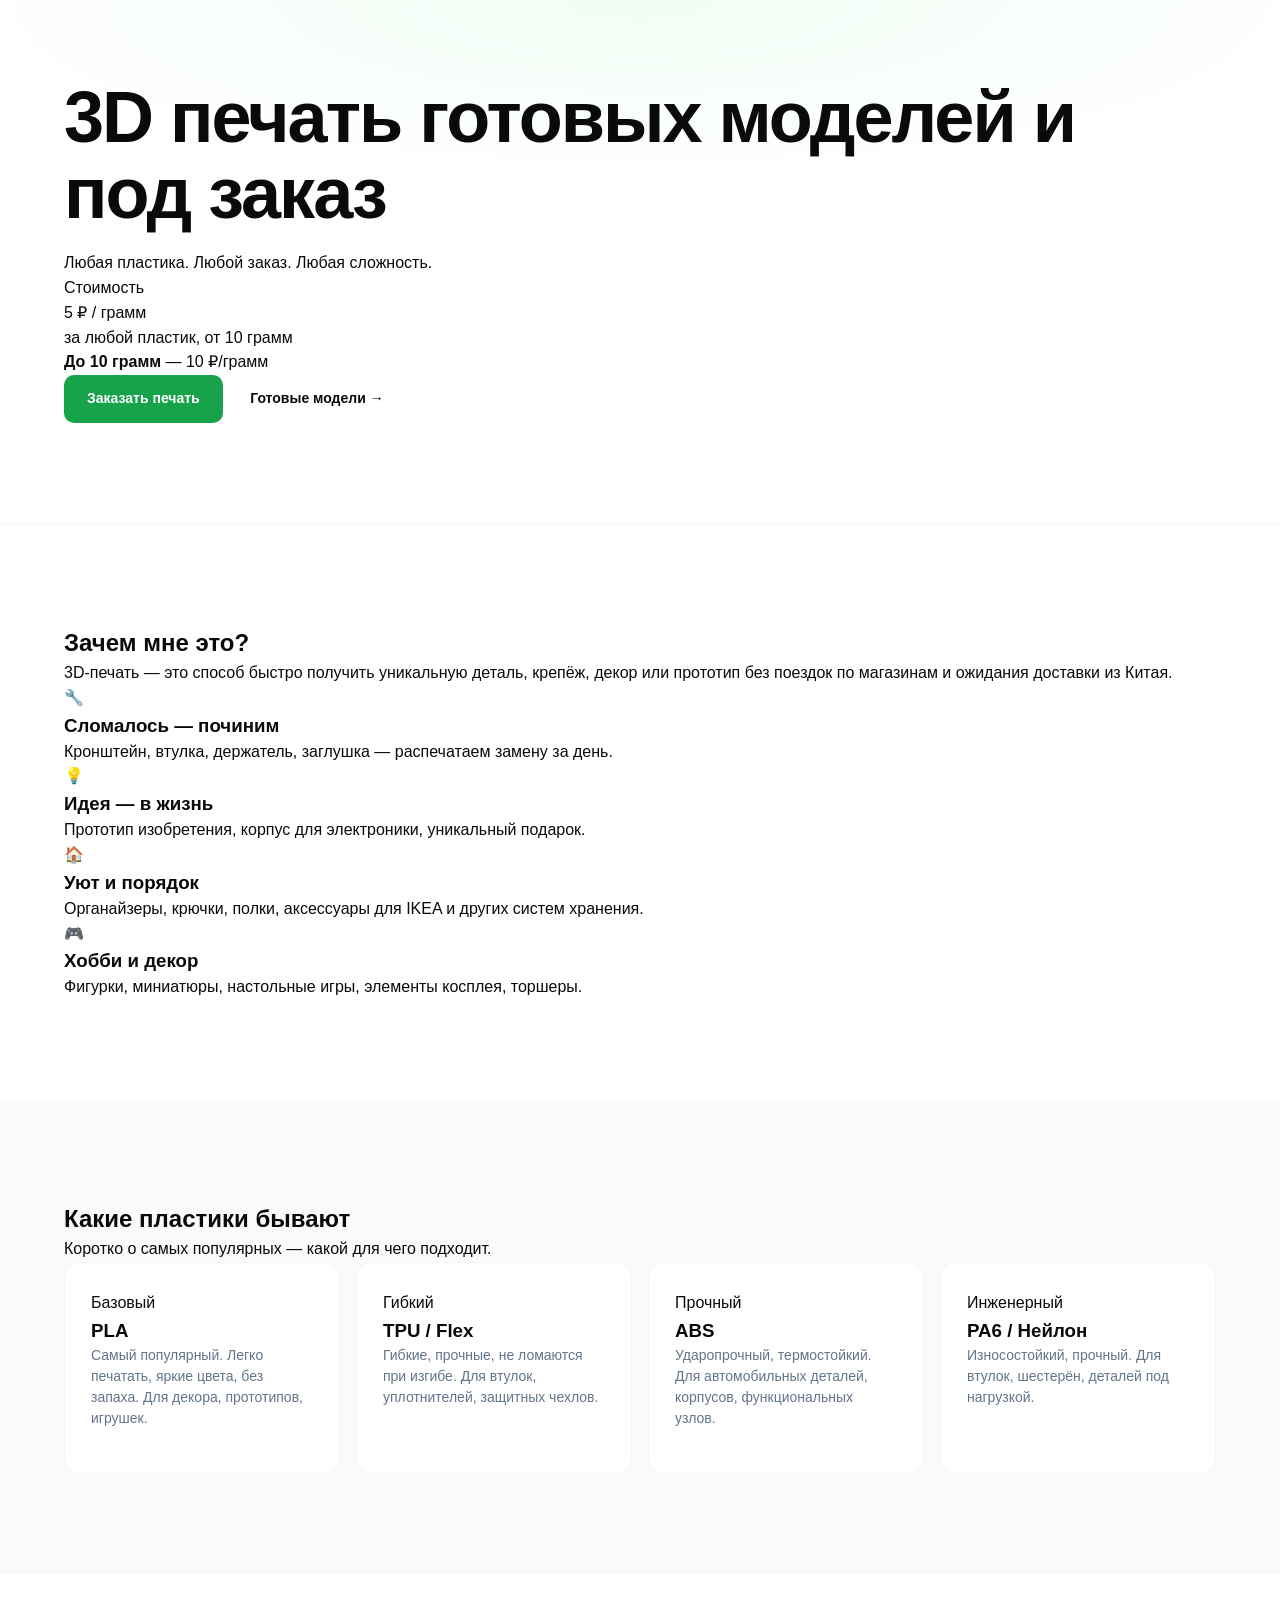
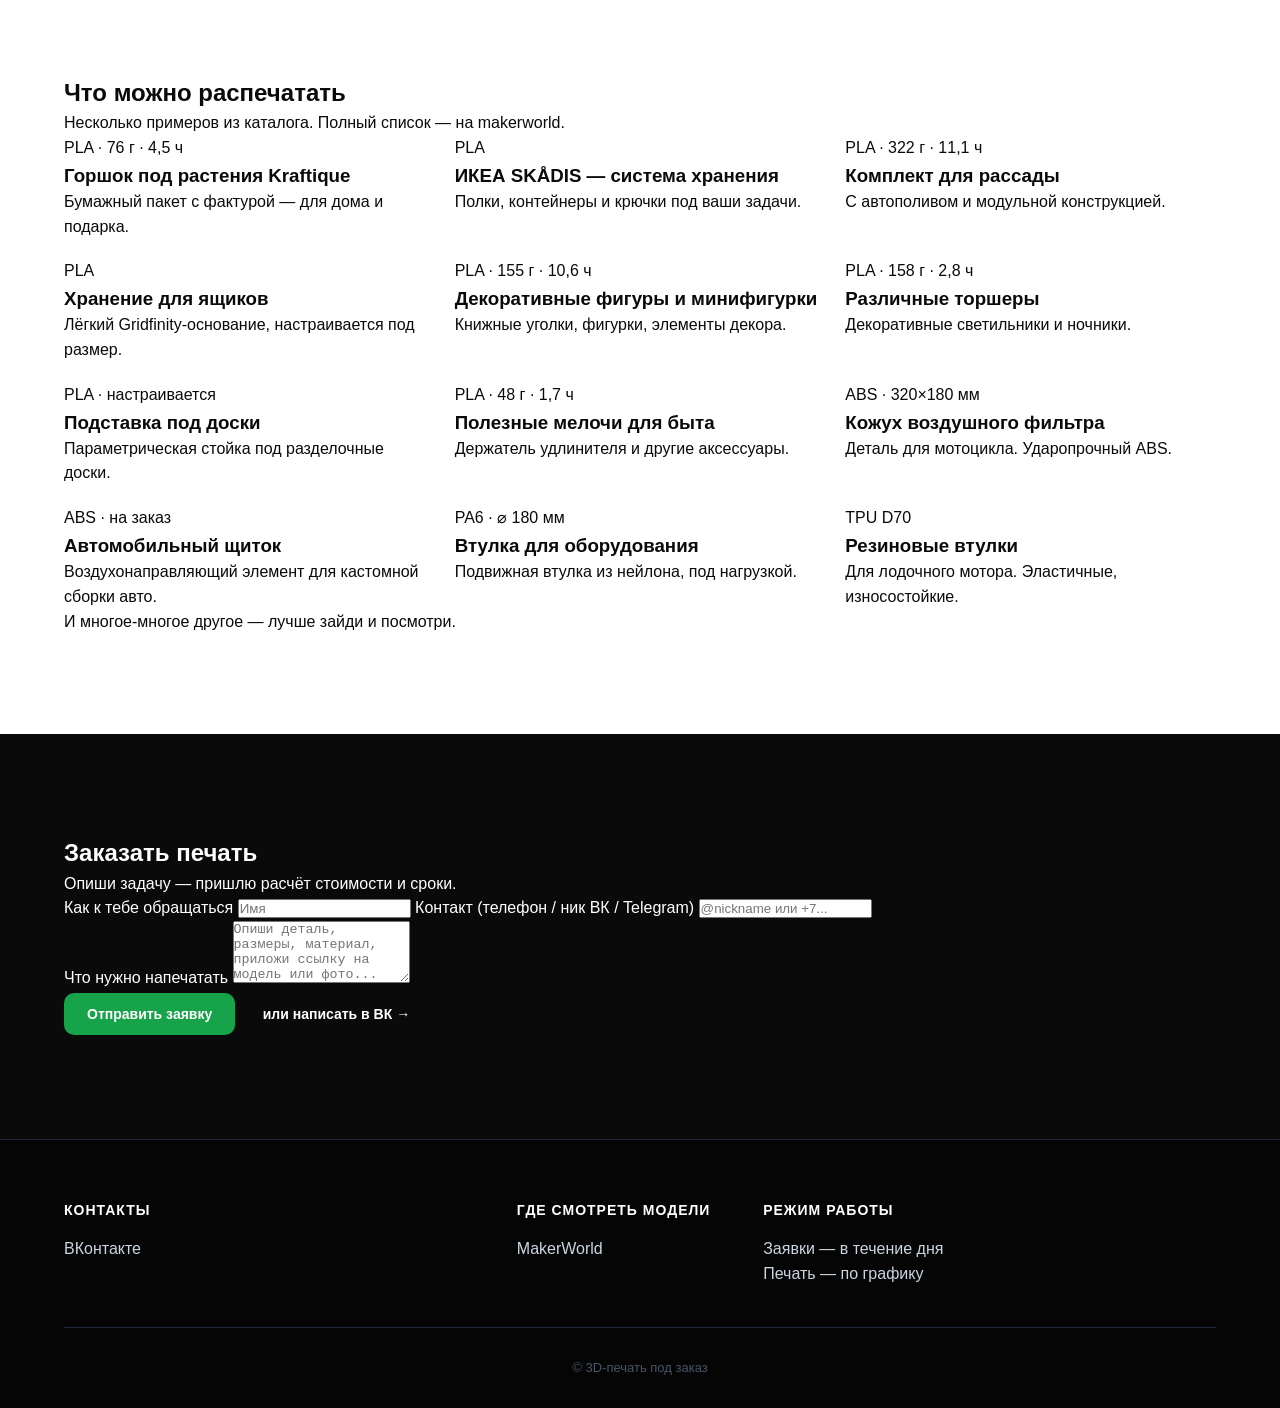
<file: index-v1.html>
<!DOCTYPE html>
<html lang="ru">
<head>
  <meta charset="UTF-8">
  <meta name="viewport" content="width=device-width, initial-scale=1.0">
  <title>3D печать готовых моделей и под заказ</title>
  <meta name="description" content="3D-печать из PLA, ABS, нейлона, TPU. Готовые модели и печать под заказ. От 10 ₽/грамм.">
  <link rel="stylesheet" href="style.css">
</head>
<body>

  <header class="hero">
    <div class="container">
      <h1>3D печать готовых моделей и под заказ</h1>
      <p class="subtitle">Любая пластика. Любой заказ. Любая сложность.</p>

      <div class="price-box">
        <div class="price-title">Стоимость</div>
        <div class="price-main">5 ₽ <span>/ грамм</span></div>
        <div class="price-note">за любой пластик, от 10 грамм</div>
        <div class="price-mini">
          <strong>До 10 грамм</strong> — 10 ₽/грамм
        </div>
      </div>

      <div class="cta">
        <a href="#order" class="btn btn-primary">Заказать печать</a>
        <a href="https://makerworld.com/ru" target="_blank" rel="noopener" class="btn btn-secondary">Готовые модели →</a>
      </div>
    </div>
  </header>

  <section class="why">
    <div class="container">
      <h2>Зачем мне это?</h2>
      <p class="lead">3D-печать — это способ быстро получить уникальную деталь, крепёж, декор или прототип без поездок по магазинам и ожидания доставки из Китая.</p>

      <div class="why-grid">
        <div class="why-card">
          <div class="why-icon">🔧</div>
          <h3>Сломалось — починим</h3>
          <p>Кронштейн, втулка, держатель, заглушка — распечатаем замену за день.</p>
        </div>
        <div class="why-card">
          <div class="why-icon">💡</div>
          <h3>Идея — в жизнь</h3>
          <p>Прототип изобретения, корпус для электроники, уникальный подарок.</p>
        </div>
        <div class="why-card">
          <div class="why-icon">🏠</div>
          <h3>Уют и порядок</h3>
          <p>Органайзеры, крючки, полки, аксессуары для IKEA и других систем хранения.</p>
        </div>
        <div class="why-card">
          <div class="why-icon">🎮</div>
          <h3>Хобби и декор</h3>
          <p>Фигурки, миниатюры, настольные игры, элементы косплея, торшеры.</p>
        </div>
      </div>
    </div>
  </section>

  <section class="materials">
    <div class="container">
      <h2>Какие пластики бывают</h2>
      <p class="lead">Коротко о самых популярных — какой для чего подходит.</p>

      <div class="materials-grid">
        <div class="material">
          <div class="material-tag green">Базовый</div>
          <h3>PLA</h3>
          <p>Самый популярный. Легко печатать, яркие цвета, без запаха. Для декора, прототипов, игрушек.</p>
        </div>
        <div class="material">
          <div class="material-tag purple">Гибкий</div>
          <h3>TPU / Flex</h3>
          <p>Гибкие, прочные, не ломаются при изгибе. Для втулок, уплотнителей, защитных чехлов.</p>
        </div>
        <div class="material">
          <div class="material-tag orange">Прочный</div>
          <h3>ABS</h3>
          <p>Ударопрочный, термостойкий. Для автомобильных деталей, корпусов, функциональных узлов.</p>
        </div>
        <div class="material">
          <div class="material-tag dark">Инженерный</div>
          <h3>PA6 / Нейлон</h3>
          <p>Износостойкий, прочный. Для втулок, шестерён, деталей под нагрузкой.</p>
        </div>
      </div>
    </div>
  </section>

  <section class="catalog">
    <div class="container">
      <h2>Что можно распечатать</h2>
      <p class="lead">Несколько примеров из каталога. Полный список — на <a href="https://makerworld.com/ru" target="_blank" rel="noopener">makerworld</a>.</p>

      <div class="catalog-grid">

        <a class="card" href="https://makerworld.com/ru/models/2016647-kraftique-paper-reborn-purpose-refined" target="_blank" rel="noopener">
          <div class="card-tag">PLA · 76 г · 4,5 ч</div>
          <h3>Горшок под растения Kraftique</h3>
          <p>Бумажный пакет с фактурой — для дома и подарка.</p>
        </a>

        <a class="card" href="https://makerworld.com/ru/models/799571-ikea-skadis-add-ons-parametric-bins-and-shelves" target="_blank" rel="noopener">
          <div class="card-tag">PLA</div>
          <h3>ИКЕА SKÅDIS — система хранения</h3>
          <p>Полки, контейнеры и крючки под ваши задачи.</p>
        </a>

        <a class="card" href="https://makerworld.com/ru/models/1400373-self-watering-seed-starter-with-modular-grow-kit" target="_blank" rel="noopener">
          <div class="card-tag">PLA · 322 г · 11,1 ч</div>
          <h3>Комплект для рассады</h3>
          <p>С автополивом и модульной конструкцией.</p>
        </a>

        <a class="card" href="https://makerworld.com/ru/models/1685835-lightest-gridfinity-base-ever-customizable" target="_blank" rel="noopener">
          <div class="card-tag">PLA</div>
          <h3>Хранение для ящиков</h3>
          <p>Лёгкий Gridfinity-основание, настраивается под размер.</p>
        </a>

        <a class="card" href="https://makerworld.com/ru/models/792998-star-wars-book-nook-and-wall-mount" target="_blank" rel="noopener">
          <div class="card-tag">PLA · 155 г · 10,6 ч</div>
          <h3>Декоративные фигуры и минифигурки</h3>
          <p>Книжные уголки, фигурки, элементы декора.</p>
        </a>

        <a class="card" href="https://makerworld.com/ru/models/2757289-road-lamp-v1" target="_blank" rel="noopener">
          <div class="card-tag">PLA · 158 г · 2,8 ч</div>
          <h3>Различные торшеры</h3>
          <p>Декоративные светильники и ночники.</p>
        </a>

        <a class="card" href="https://makerworld.com/ru/models/2738798-parametric-cutting-board-stand" target="_blank" rel="noopener">
          <div class="card-tag">PLA · настраивается</div>
          <h3>Подставка под доски</h3>
          <p>Параметрическая стойка под разделочные доски.</p>
        </a>

        <a class="card" href="https://makerworld.com/ru/models/2767688-power-strip-holder" target="_blank" rel="noopener">
          <div class="card-tag">PLA · 48 г · 1,7 ч</div>
          <h3>Полезные мелочи для быта</h3>
          <p>Держатель удлинителя и другие аксессуары.</p>
        </a>

        <div class="card card-custom">
          <div class="card-tag">ABS · 320×180 мм</div>
          <h3>Кожух воздушного фильтра</h3>
          <p>Деталь для мотоцикла. Ударопрочный ABS.</p>
        </div>

        <div class="card card-custom">
          <div class="card-tag">ABS · на заказ</div>
          <h3>Автомобильный щиток</h3>
          <p>Воздухонаправляющий элемент для кастомной сборки авто.</p>
        </div>

        <div class="card card-custom">
          <div class="card-tag">PA6 · ⌀ 180 мм</div>
          <h3>Втулка для оборудования</h3>
          <p>Подвижная втулка из нейлона, под нагрузкой.</p>
        </div>

        <div class="card card-custom">
          <div class="card-tag">TPU D70</div>
          <h3>Резиновые втулки</h3>
          <p>Для лодочного мотора. Эластичные, износостойкие.</p>
        </div>

      </div>

      <p class="catalog-footer">И многое-многое другое — лучше зайди и посмотри.</p>
    </div>
  </section>

  <section class="order" id="order">
    <div class="container">
      <h2>Заказать печать</h2>
      <p class="lead">Опиши задачу — пришлю расчёт стоимости и сроки.</p>

      <form class="order-form" onsubmit="return sendToVK(event)">
        <div class="form-row">
          <label>
            <span>Как к тебе обращаться</span>
            <input type="text" name="name" required placeholder="Имя">
          </label>
          <label>
            <span>Контакт (телефон / ник ВК / Telegram)</span>
            <input type="text" name="contact" required placeholder="@nickname или +7...">
          </label>
        </div>
        <label>
          <span>Что нужно напечатать</span>
          <textarea name="task" rows="4" required placeholder="Опиши деталь, размеры, материал, приложи ссылку на модель или фото..."></textarea>
        </label>
        <div class="form-actions">
          <button type="submit" class="btn btn-primary">Отправить заявку</button>
          <a href="https://vk.com/boris_ig" target="_blank" rel="noopener" class="btn btn-link">или написать в ВК →</a>
        </div>
      </form>
    </div>
  </section>

  <footer class="footer">
    <div class="container">
      <div class="footer-grid">
        <div>
          <h4>Контакты</h4>
          <p><a href="https://vk.com/boris_ig" target="_blank" rel="noopener">ВКонтакте</a></p>
        </div>
        <div>
          <h4>Где смотреть модели</h4>
          <p><a href="https://makerworld.com/ru" target="_blank" rel="noopener">MakerWorld</a></p>
        </div>
        <div>
          <h4>Режим работы</h4>
          <p>Заявки — в течение дня<br>Печать — по графику</p>
        </div>
      </div>
      <p class="footer-bottom">© 3D-печать под заказ</p>
    </div>
  </footer>

  <script>
    function sendToVK(e) {
      e.preventDefault();
      var f = e.target;
      var name = encodeURIComponent(f.name.value);
      var contact = encodeURIComponent(f.contact.value);
      var task = encodeURIComponent(f.task.value);
      var msg = 'Здравствуйте! Хочу заказать 3D-печать.%0A%0A' +
                'Имя: ' + name + '%0A' +
                'Контакт: ' + contact + '%0A' +
                'Задача: ' + task;
      window.open('https://vk.com/boris_ig?msg=' + msg, '_blank');
      f.reset();
      alert('Открываю диалог ВК. Если не открылся — напишите вручную.');
      return false;
    }
  </script>

</body>
</html>
</file>
<file: style.css>
/* ===== Reset ===== */
* { box-sizing: border-box; margin: 0; padding: 0; }
html { scroll-behavior: smooth; }
body {
  font-family: 'Inter', -apple-system, BlinkMacSystemFont, "Segoe UI", Roboto, sans-serif;
  line-height: 1.55;
  color: #0a0a0a;
  background: #ffffff;
  -webkit-font-smoothing: antialiased;
  font-feature-settings: "ss01", "cv11";
}
.container { max-width: 1200px; margin: 0 auto; padding: 0 24px; }
a { color: inherit; text-decoration: none; }
img { max-width: 100%; display: block; }
ul { list-style: none; }

/* ===== Header ===== */
.header {
  position: sticky;
  top: 0;
  z-index: 50;
  background: rgba(255, 255, 255, 0.85);
  backdrop-filter: saturate(180%) blur(20px);
  -webkit-backdrop-filter: saturate(180%) blur(20px);
  border-bottom: 1px solid #f1f5f9;
}
.header-inner {
  display: flex;
  align-items: center;
  justify-content: space-between;
  height: 64px;
}
.logo {
  display: flex;
  align-items: center;
  gap: 8px;
  font-weight: 800;
  font-size: 16px;
  letter-spacing: -0.5px;
}
.logo-mark {
  background: #0a0a0a;
  color: #16a34a;
  width: 32px;
  height: 32px;
  border-radius: 8px;
  display: grid;
  place-items: center;
  font-size: 12px;
  font-weight: 900;
  letter-spacing: -0.5px;
}
.logo-light .logo-mark { background: #16a34a; color: #fff; }
.nav {
  display: flex;
  gap: 28px;
}
.nav a {
  font-size: 14px;
  font-weight: 500;
  color: #475569;
  transition: color .15s;
}
.nav a:hover { color: #0a0a0a; }

/* ===== Buttons ===== */
.btn {
  display: inline-block;
  padding: 12px 22px;
  border-radius: 10px;
  font-weight: 600;
  font-size: 14px;
  cursor: pointer;
  transition: transform .15s, background .15s, border-color .15s;
  border: 1px solid transparent;
  text-align: center;
  font-family: inherit;
}
.btn-sm { padding: 8px 14px; font-size: 13px; }
.btn-block { display: block; width: 100%; }
.btn:hover { transform: translateY(-1px); }
.btn-primary { background: #16a34a; color: #fff; }
.btn-primary:hover { background: #15803d; }
.btn-ghost {
  background: transparent;
  color: #0a0a0a;
  border-color: #e2e8f0;
}
.btn-ghost:hover { border-color: #0a0a0a; }

/* ===== Hero ===== */
.hero {
  padding: 80px 0 100px;
  background: radial-gradient(ellipse 80% 50% at 50% 0%, #f0fdf4 0%, #fff 70%);
  border-bottom: 1px solid #f1f5f9;
}
.hero-grid {
  display: grid;
  grid-template-columns: 1.2fr 1fr;
  gap: 60px;
  align-items: center;
}
.badge {
  display: inline-flex;
  align-items: center;
  gap: 8px;
  background: #fff;
  border: 1px solid #e2e8f0;
  border-radius: 100px;
  padding: 6px 14px;
  font-size: 13px;
  font-weight: 500;
  color: #475569;
  margin-bottom: 24px;
}
.badge::before {
  content: "";
  display: inline-block;
  width: 8px;
  height: 8px;
  background: #16a34a;
  border-radius: 50%;
  box-shadow: 0 0 0 4px rgba(22, 163, 74, 0.15);
  animation: pulse 2s infinite;
}
@keyframes pulse {
  0%, 100% { box-shadow: 0 0 0 4px rgba(22, 163, 74, 0.15); }
  50% { box-shadow: 0 0 0 8px rgba(22, 163, 74, 0.05); }
}
.hero h1 {
  font-size: clamp(40px, 6vw, 72px);
  font-weight: 800;
  line-height: 1.05;
  letter-spacing: -2px;
  margin-bottom: 20px;
}
.accent { color: #16a34a; }
.hero-sub {
  font-size: 19px;
  color: #475569;
  max-width: 540px;
  margin-bottom: 8px;
}
.hero-meta {
  font-size: 14px;
  color: #94a3b8;
  margin-bottom: 36px;
  font-weight: 500;
  letter-spacing: 0.3px;
}
.hero-pricing {
  display: inline-flex;
  align-items: stretch;
  gap: 24px;
  background: #fff;
  border: 1px solid #e2e8f0;
  border-radius: 16px;
  padding: 20px 28px;
  margin-bottom: 32px;
  box-shadow: 0 4px 24px rgba(0,0,0,0.04);
}
.price-block {
  display: flex;
  flex-direction: column;
  justify-content: flex-start;
  min-width: 110px;
  padding: 0;
}
.price-label { font-size: 12px; text-transform: uppercase; letter-spacing: 1px; color: #94a3b8; font-weight: 600; line-height: 1; }
.price-value { font-size: 36px; font-weight: 800; color: #0a0a0a; line-height: 1; letter-spacing: -1px; margin-top: 12px; }
.price-value span { font-size: 18px; font-weight: 500; color: #64748b; }
.price-small .price-value { font-size: 28px; }
.price-divider { width: 1px; background: #e2e8f0; align-self: stretch; }
.hero-cta { display: flex; gap: 12px; flex-wrap: wrap; }

/* Hero visual card */
.hero-visual { display: flex; flex-direction: column; gap: 16px; align-items: center; }
.visual-card {
  background: #0a0a0a;
  color: #fff;
  border-radius: 24px;
  padding: 32px;
  width: 100%;
  max-width: 380px;
  position: relative;
  overflow: hidden;
  transform: rotate(-2deg);
  transition: transform .3s;
}
.visual-card:hover { transform: rotate(0deg) translateY(-4px); }
.visual-card::before {
  content: "";
  position: absolute;
  top: -50%;
  right: -30%;
  width: 200px;
  height: 200px;
  background: radial-gradient(circle, #16a34a 0%, transparent 70%);
  opacity: 0.4;
}
.visual-tag {
  position: relative;
  display: inline-block;
  font-size: 11px;
  text-transform: uppercase;
  letter-spacing: 1px;
  color: #94a3b8;
  margin-bottom: 24px;
  font-weight: 600;
}
.visual-title {
  position: relative;
  font-size: 28px;
  font-weight: 700;
  line-height: 1.2;
  margin-bottom: 32px;
  letter-spacing: -0.5px;
}
.visual-stats {
  position: relative;
  display: grid;
  grid-template-columns: repeat(3, 1fr);
  gap: 12px;
  padding-top: 24px;
  border-top: 1px solid #1f2937;
}
.visual-stats > div { display: flex; flex-direction: column; gap: 4px; }
.visual-stats strong {
  font-size: 24px;
  font-weight: 800;
  color: #16a34a;
  letter-spacing: -0.5px;
}
.visual-stats span { font-size: 12px; color: #94a3b8; text-transform: lowercase; }

.visual-photo {
  position: relative;
  width: 100%;
  max-width: 380px;
  border-radius: 16px;
  overflow: hidden;
  box-shadow: 0 10px 30px rgba(0,0,0,0.08);
}
.visual-photo img {
  width: 100%;
  height: 200px;
  object-fit: cover;
  object-position: top;
  display: block;
}
.visual-photo-caption {
  position: absolute;
  bottom: 12px;
  left: 12px;
  background: rgba(255,255,255,0.9);
  backdrop-filter: blur(8px);
  padding: 4px 10px;
  border-radius: 100px;
  font-size: 12px;
  font-weight: 600;
  color: #0a0a0a;
}

.hero-usp {
  display: flex;
  flex-direction: column;
  gap: 8px;
  margin-top: 28px;
  padding-top: 24px;
  border-top: 1px solid #e2e8f0;
  max-width: 420px;
}
.hero-usp-item {
  display: flex;
  align-items: center;
  gap: 10px;
  font-size: 14px;
  color: #475569;
}
.hero-usp-item strong { color: #0a0a0a; font-weight: 700; }
.hero-usp-check {
  width: 22px;
  height: 22px;
  background: #dcfce7;
  color: #16a34a;
  border-radius: 50%;
  display: grid;
  place-items: center;
  font-size: 12px;
  font-weight: 800;
  flex-shrink: 0;
}

/* ===== USP Banner ===== */
.usp-banner {
  background: linear-gradient(135deg, #16a34a 0%, #15803d 100%);
  color: #fff;
  padding: 0;
  position: relative;
  overflow: hidden;
}
.usp-banner::before {
  content: "";
  position: absolute;
  top: -50%;
  right: -10%;
  width: 400px;
  height: 400px;
  background: radial-gradient(circle, rgba(255,255,255,0.15) 0%, transparent 70%);
  pointer-events: none;
}
.usp-banner-inner {
  display: flex;
  align-items: center;
  gap: 28px;
  padding: 36px 24px;
  position: relative;
}
.usp-banner-icon {
  font-size: 72px;
  font-weight: 900;
  line-height: 1;
  flex-shrink: 0;
  opacity: 0.9;
  font-family: Georgia, serif;
}
.usp-banner-text {
  flex: 1;
  min-width: 0;
}
.usp-banner-title {
  font-size: clamp(22px, 3vw, 32px);
  font-weight: 800;
  letter-spacing: -0.5px;
  line-height: 1.1;
  margin-bottom: 6px;
}
.usp-banner-sub {
  font-size: 15px;
  opacity: 0.9;
  line-height: 1.4;
}
.usp-banner-btn {
  background: #fff;
  color: #15803d;
  flex-shrink: 0;
  font-weight: 700;
}
.usp-banner-btn:hover { background: #0a0a0a; color: #fff; }

@media (max-width: 700px) {
  .usp-banner-inner { flex-direction: column; align-items: flex-start; gap: 18px; padding: 28px 22px; text-align: left; }
  .usp-banner-icon { font-size: 56px; }
  .usp-banner-btn { width: 100%; }
  .usp-banner { padding-bottom: 48px; }
}

/* ===== MakerWorld Banner ===== */
.makerworld-banner {
  background: linear-gradient(135deg, #f8fafc 0%, #e2e8f0 100%);
  padding: 48px 0;
}
.makerworld-inner {
  display: flex;
  align-items: center;
  justify-content: space-between;
  gap: 24px;
}
.makerworld-content h2 {
  font-size: clamp(24px, 3vw, 36px);
  font-weight: 800;
  letter-spacing: -0.5px;
  margin-bottom: 8px;
}
.makerworld-content p {
  font-size: 16px;
  color: #475569;
  line-height: 1.5;
}
@media (max-width: 700px) {
  .makerworld-inner {
    flex-direction: column;
    text-align: center;
    gap: 20px;
  }
}

/* ===== Pickup Banner ===== */
.pickup-banner {
  display: flex;
  align-items: center;
  gap: 16px;
  background: linear-gradient(135deg, #bbf7d0 0%, #4ade80 100%);
  border: 1px solid #22c55e;
  border-radius: 16px;
  padding: 24px 28px;
  margin-top: 40px;
  color: #0a0a0a;
}
.pickup-icon {
  font-size: 40px;
  flex-shrink: 0;
}
.pickup-content {
  flex: 1;
}
.pickup-title {
  font-size: 20px;
  font-weight: 700;
  margin-bottom: 4px;
  color: #0a0a0a;
}
.pickup-sub {
  font-size: 15px;
  color: #475569;
  line-height: 1.4;
}
@media (max-width: 700px) {
  .pickup-banner {
    flex-direction: column;
    text-align: center;
    gap: 12px;
    padding: 20px;
  }
}
.marquee {
  background: #0a0a0a;
  color: #fff;
  padding: 18px 0;
  overflow: hidden;
  border-top: 1px solid #1f2937;
  border-bottom: 1px solid #1f2937;
}
.marquee-track {
  display: flex;
  gap: 24px;
  white-space: nowrap;
  animation: scroll 40s linear infinite;
  font-size: 14px;
  font-weight: 500;
  text-transform: uppercase;
  letter-spacing: 1px;
  width: max-content;
}
.marquee-track span { color: #94a3b8; flex-shrink: 0; }
.marquee-track span:nth-child(even) { color: #16a34a; }
@keyframes scroll {
  0% { transform: translateX(0); }
  100% { transform: translateX(calc(-100% / 6)); }
}

/* ===== Sections ===== */
section { padding: 100px 0; }
.section-head {
  text-align: center;
  margin-bottom: 60px;
}
.section-num {
  font-size: 13px;
  font-weight: 600;
  color: #16a34a;
  text-transform: uppercase;
  letter-spacing: 2px;
  margin-bottom: 16px;
}
.section-head h2 {
  font-size: clamp(32px, 4.5vw, 52px);
  font-weight: 800;
  letter-spacing: -1.5px;
  line-height: 1.1;
  margin-bottom: 16px;
}
.section-head p {
  font-size: 18px;
  color: #64748b;
  max-width: 600px;
  margin: 0 auto;
}

/* ===== Works ===== */
.works { background: #fafafa; }
.works-grid {
  display: grid;
  grid-template-columns: repeat(auto-fill, minmax(260px, 1fr));
  gap: 16px;
}
.work-card {
  background: #fff;
  border-radius: 16px;
  overflow: hidden;
  border: 1px solid #f1f5f9;
  display: block;
  transition: transform .25s, box-shadow .25s, border-color .25s;
  position: relative;
}
a.work-card:hover { transform: translateY(-4px); box-shadow: 0 20px 40px rgba(0,0,0,0.08); border-color: #16a34a; }
a.work-card::after {
  content: "↗";
  position: absolute;
  top: 12px;
  right: 12px;
  width: 32px;
  height: 32px;
  background: rgba(255,255,255,0.95);
  border-radius: 50%;
  display: grid;
  place-items: center;
  font-size: 16px;
  font-weight: 700;
  color: #0a0a0a;
  opacity: 0;
  transform: translate(4px, -4px);
  transition: opacity .2s, transform .2s;
  pointer-events: none;
  z-index: 2;
}
a.work-card:hover::after { opacity: 1; transform: translate(0, 0); }
.work-img {
  aspect-ratio: 1 / 1;
  display: block;
  position: relative;
  overflow: hidden;
  background: #f1f5f9;
}
.work-img img {
  width: 100%;
  height: 100%;
  object-fit: cover;
  transition: transform .4s;
}
a.work-card:hover .work-img img { transform: scale(1.05); }
.work-img::after {
  content: "";
  position: absolute;
  inset: 0;
  background: linear-gradient(180deg, transparent 60%, rgba(0,0,0,0.1) 100%);
  pointer-events: none;
}
.work-img[data-color="kraftique"] { background: linear-gradient(135deg, #fef3c7 0%, #d4a574 100%); }
.work-img[data-color="skadis"] { background: linear-gradient(135deg, #fef9c3 0%, #facc15 100%); }
.work-img[data-color="seed"] { background: linear-gradient(135deg, #dcfce7 0%, #16a34a 100%); }
.work-img[data-color="grid"] { background: linear-gradient(135deg, #e0e7ff 0%, #6366f1 100%); }
.work-img[data-color="decor"] { background: linear-gradient(135deg, #fce7f3 0%, #ec4899 100%); }
.work-img[data-color="lamp"] { background: linear-gradient(135deg, #fed7aa 0%, #ea580c 100%); }
.work-img[data-color="board"] { background: linear-gradient(135deg, #e0f2fe 0%, #0284c7 100%); }
.work-img[data-color="holder"] { background: linear-gradient(135deg, #f3e8ff 0%, #9333ea 100%); }
.work-img[data-color="abs"] { background: linear-gradient(135deg, #cbd5e1 0%, #475569 100%); color: rgba(255,255,255,0.6); }
.work-img[data-color="abs2"] { background: linear-gradient(135deg, #94a3b8 0%, #1e293b 100%); color: rgba(255,255,255,0.6); }
.work-img[data-color="pa6"] { background: linear-gradient(135deg, #fef3c7 0%, #92400e 100%); }
.work-img[data-color="tpu"] { background: linear-gradient(135deg, #ddd6fe 0%, #5b21b6 100%); color: rgba(255,255,255,0.6); }
.work-placeholder { z-index: 1; }
.work-info { padding: 20px 22px 22px; }
.work-tags { display: flex; gap: 6px; margin-bottom: 12px; flex-wrap: wrap; }
.work-tags span {
  font-size: 10px;
  font-weight: 700;
  text-transform: uppercase;
  letter-spacing: 0.5px;
  background: #f1f5f9;
  color: #475569;
  padding: 3px 8px;
  border-radius: 4px;
}
.work-info h3 { font-size: 16px; font-weight: 700; margin-bottom: 6px; line-height: 1.3; }
.work-spec { font-size: 13px; color: #64748b; }
.work-card-custom { border-left: 3px solid #16a34a; }

/* ===== Services ===== */
.services-list {
  display: grid;
  grid-template-columns: repeat(auto-fit, minmax(280px, 1fr));
  gap: 1px;
  background: #e2e8f0;
  border: 1px solid #e2e8f0;
  border-radius: 16px;
  overflow: hidden;
}
.service {
  background: #fff;
  padding: 36px 32px;
  transition: background .2s;
}
.service:hover { background: #fafafa; }
.service-num {
  font-size: 13px;
  font-weight: 600;
  color: #16a34a;
  margin-bottom: 16px;
  font-family: ui-monospace, "SF Mono", Menlo, monospace;
}
.service h3 { font-size: 22px; font-weight: 700; margin-bottom: 12px; letter-spacing: -0.5px; }
.service p { color: #64748b; font-size: 15px; line-height: 1.6; }

/* ===== Materials ===== */
.materials { background: #fafafa; }
.materials-grid {
  display: grid;
  grid-template-columns: repeat(auto-fit, minmax(220px, 1fr));
  gap: 16px;
}
.material {
  background: #fff;
  padding: 28px 26px;
  border-radius: 16px;
  border: 1px solid #f1f5f9;
  position: relative;
  overflow: hidden;
  transition: transform .2s, box-shadow .2s;
}
.material:hover { transform: translateY(-2px); box-shadow: 0 10px 30px rgba(0,0,0,0.06); }
.material::before {
  content: "";
  position: absolute;
  top: 0;
  left: 0;
  right: 0;
  height: 3px;
}
.mat-pla::before { background: #16a34a; }
.mat-petg::before { background: #0284c7; }
.mat-abs::before { background: #ea580c; }
.mat-tpu::before { background: #9333ea; }
.mat-name {
  font-size: 28px;
  font-weight: 800;
  letter-spacing: -1px;
  margin-bottom: 4px;
}
.mat-tag {
  display: inline-block;
  font-size: 11px;
  font-weight: 600;
  text-transform: uppercase;
  letter-spacing: 0.5px;
  color: #16a34a;
  margin-bottom: 16px;
}
.material p {
  color: #64748b;
  font-size: 14px;
  line-height: 1.5;
  margin-bottom: 16px;
}
.mat-temp {
  font-size: 12px;
  color: #94a3b8;
  font-family: ui-monospace, "SF Mono", Menlo, monospace;
  padding-top: 12px;
  border-top: 1px solid #f1f5f9;
}

/* ===== Pricing ===== */
.pricing-grid {
  display: grid;
  grid-template-columns: repeat(auto-fit, minmax(280px, 1fr));
  gap: 16px;
  max-width: 1000px;
  margin: 0 auto;
}
.price-card {
  background: #fff;
  border: 1px solid #e2e8f0;
  border-radius: 20px;
  padding: 36px 32px;
  position: relative;
  transition: transform .2s, border-color .2s;
}
.price-card:hover { transform: translateY(-2px); border-color: #cbd5e1; }
.price-card-hot { background: #0a0a0a; color: #fff; border-color: #0a0a0a; }
.price-card-usp { border: 2px solid #16a34a; }
.price-card-tag {
  position: absolute;
  top: 20px;
  right: 20px;
  background: #16a34a;
  color: #fff;
  font-size: 10px;
  font-weight: 700;
  padding: 4px 8px;
  border-radius: 4px;
  letter-spacing: 0.5px;
}
.price-card-num {
  font-size: 13px;
  font-weight: 600;
  color: #94a3b8;
  margin-bottom: 16px;
  font-family: ui-monospace, "SF Mono", Menlo, monospace;
}
.price-card-hot .price-card-num { color: #475569; }
.price-card h3 { font-size: 22px; font-weight: 700; margin-bottom: 16px; letter-spacing: -0.5px; }
.price-card-amount {
  font-size: 48px;
  font-weight: 800;
  letter-spacing: -2px;
  margin-bottom: 16px;
  line-height: 1;
}
.price-card-amount span { font-size: 20px; font-weight: 500; color: #64748b; }
.price-card-hot .price-card-amount span { color: #94a3b8; }
.price-card p { color: #64748b; margin-bottom: 24px; font-size: 14px; }
.price-card-hot p { color: #94a3b8; }
.price-card ul li {
  padding: 8px 0;
  font-size: 14px;
  color: #475569;
  border-top: 1px solid #f1f5f9;
  position: relative;
  padding-left: 24px;
}
.price-card-hot ul li { color: #cbd5e1; border-color: #1f2937; }
.price-card ul li::before {
  content: "→";
  position: absolute;
  left: 0;
  color: #16a34a;
  font-weight: 600;
}

/* ===== FAQ ===== */
.faq { background: #fafafa; }
.faq-list { max-width: 800px; margin: 0 auto; }
.faq-list details {
  background: #fff;
  border: 1px solid #e2e8f0;
  border-radius: 12px;
  padding: 0;
  margin-bottom: 8px;
  transition: border-color .15s;
}
.faq-list details[open] { border-color: #16a34a; }
.faq-list summary {
  padding: 20px 24px;
  font-weight: 600;
  font-size: 16px;
  cursor: pointer;
  list-style: none;
  position: relative;
  padding-right: 50px;
}
.faq-list summary::-webkit-details-marker { display: none; }
.faq-list summary::after {
  content: "+";
  position: absolute;
  right: 24px;
  top: 50%;
  transform: translateY(-50%);
  font-size: 24px;
  font-weight: 300;
  color: #94a3b8;
  transition: transform .2s;
}
.faq-list details[open] summary::after { content: "−"; color: #16a34a; }
.faq-list details p {
  padding: 0 24px 20px;
  color: #64748b;
  font-size: 15px;
  line-height: 1.6;
}

/* ===== Order (контакты) ===== */
.order { background: #0a0a0a; color: #fff; }
.order .section-num { color: #16a34a; }
.order .section-head p { color: #94a3b8; }
.contact-grid {
  display: grid;
  grid-template-columns: repeat(auto-fit, minmax(220px, 1fr));
  gap: 16px;
  max-width: 1000px;
  margin: 0 auto;
}
.contact-card {
  background: #111;
  border: 1px solid #1f2937;
  border-radius: 16px;
  padding: 32px 24px;
  text-align: center;
  display: block;
  transition: transform .2s, border-color .2s, background .2s;
  color: #fff;
}
.contact-card:hover {
  transform: translateY(-4px);
  border-color: #16a34a;
  background: #161616;
}
.contact-icon {
  font-size: 36px;
  margin-bottom: 12px;
  line-height: 1;
}
.contact-name {
  font-size: 12px;
  text-transform: uppercase;
  letter-spacing: 1.5px;
  color: #94a3b8;
  font-weight: 600;
  margin-bottom: 8px;
}
.contact-value {
  font-size: 17px;
  font-weight: 600;
  color: #fff;
  word-break: break-word;
}
.contact-card:hover .contact-value { color: #16a34a; }

/* ===== Footer ===== */
.footer {
  background: #050505;
  color: #cbd5e1;
  padding: 60px 0 30px;
  border-top: 1px solid #1f2937;
}
.footer-grid {
  display: grid;
  grid-template-columns: 2fr 1fr 1fr 1fr;
  gap: 40px;
  margin-bottom: 40px;
}
.footer h4 {
  color: #fff;
  font-size: 14px;
  text-transform: uppercase;
  letter-spacing: 1px;
  margin-bottom: 16px;
}
.footer-grid > div > a { display: block; padding: 4px 0; color: #94a3b8; transition: color .15s; }
.footer-grid > div > a:hover { color: #16a34a; }
.footer-tag { color: #94a3b8; font-size: 14px; max-width: 280px; margin-top: 16px; line-height: 1.5; }
.footer-bottom {
  text-align: center;
  padding-top: 30px;
  border-top: 1px solid #1f2937;
  font-size: 13px;
  color: #475569;
}

/* ===== Адаптив ===== */
@media (max-width: 900px) {
  .hero-grid { grid-template-columns: 1fr; gap: 40px; }
  .hero-visual { order: -1; }
  .visual-card { transform: rotate(0); max-width: 320px; }
  .footer-grid { grid-template-columns: 1fr 1fr; gap: 30px; }
  .nav { display: none; }
}
@media (max-width: 640px) {
  .container { padding: 0 18px; }
  section { padding: 60px 0; }
  .hero { padding: 50px 0 70px; }
  .hero h1 { letter-spacing: -1px; }
  .hero-pricing { flex-direction: column; gap: 16px; padding: 18px 22px; align-items: stretch; }
  .price-divider { width: 100%; height: 1px; }
  .section-head h2 { letter-spacing: -1px; }
  .footer-grid { grid-template-columns: 1fr; }
  .header-inner { height: 56px; }
}

/* ===== Catalog Page ===== */
.catalog-hero {
  padding: 80px 0 50px;
  background: linear-gradient(180deg, #fafafa 0%, #ffffff 100%);
  border-bottom: 1px solid #f1f5f9;
}
.catalog-hero h1 {
  font-size: clamp(36px, 5vw, 64px);
  font-weight: 800;
  letter-spacing: -2px;
  line-height: 1;
  margin-bottom: 16px;
}
.catalog-hero p {
  color: #64748b;
  font-size: 17px;
  max-width: 600px;
  margin-bottom: 32px;
}
.catalog-search {
  position: relative;
  max-width: 640px;
}
.catalog-search .search-icon {
  position: absolute;
  left: 22px;
  top: 50%;
  transform: translateY(-50%);
  color: #94a3b8;
  font-size: 22px;
  pointer-events: none;
}
.catalog-search input {
  width: 100%;
  height: 60px;
  padding: 0 56px 0 56px;
  border: 1px solid #e2e8f0;
  border-radius: 16px;
  font-size: 16px;
  font-family: inherit;
  background: #ffffff;
  color: #0a0a0a;
  transition: border-color 0.2s, box-shadow 0.2s;
  outline: none;
}
.catalog-search input:focus {
  border-color: #16a34a;
  box-shadow: 0 0 0 4px rgba(22, 163, 74, 0.08);
}
.catalog-search .search-clear {
  position: absolute;
  right: 14px;
  top: 50%;
  transform: translateY(-50%);
  width: 32px;
  height: 32px;
  border: 0;
  background: #f1f5f9;
  border-radius: 50%;
  font-size: 18px;
  line-height: 1;
  color: #64748b;
  cursor: pointer;
  display: grid;
  place-items: center;
  transition: background 0.2s;
}
.catalog-search .search-clear:hover {
  background: #e2e8f0;
  color: #0a0a0a;
}
.catalog-search .search-clear[hidden] {
  display: none;
}

.catalog-filters {
  padding: 28px 0 12px;
  border-bottom: 1px solid #f1f5f9;
  position: sticky;
  top: 64px;
  background: #ffffff;
  z-index: 10;
  box-shadow: 0 4px 12px -8px rgba(0, 0, 0, 0.04);
}
.filter-group {
  display: flex;
  align-items: center;
  gap: 16px;
  padding: 8px 0;
  flex-wrap: wrap;
}
.filter-label {
  font-size: 12px;
  font-weight: 700;
  text-transform: uppercase;
  letter-spacing: 1px;
  color: #94a3b8;
  min-width: 110px;
}
.filter-chips {
  display: flex;
  flex-wrap: wrap;
  gap: 8px;
}
.chip-btn {
  height: 36px;
  padding: 0 16px;
  border: 1px solid #e2e8f0;
  background: #ffffff;
  color: #475569;
  border-radius: 100px;
  font-size: 14px;
  font-weight: 500;
  font-family: inherit;
  cursor: pointer;
  transition: all 0.15s;
}
.chip-btn:hover {
  border-color: #cbd5e1;
  color: #0a0a0a;
}
.chip-btn.active {
  background: #0a0a0a;
  color: #ffffff;
  border-color: #0a0a0a;
}
.chip-btn-sub {
  height: 30px;
  padding: 0 12px;
  font-size: 13px;
}
.filter-group-sub {
  padding-top: 0;
}

.catalog-results {
  padding: 40px 0 80px;
}
.results-head {
  display: flex;
  justify-content: space-between;
  align-items: center;
  margin-bottom: 28px;
  gap: 20px;
  flex-wrap: wrap;
}
.results-count {
  font-size: 15px;
  color: #64748b;
  font-weight: 500;
}
.results-sort {
  display: flex;
  align-items: center;
  gap: 10px;
  font-size: 14px;
  color: #64748b;
}
.results-sort select {
  height: 36px;
  padding: 0 32px 0 12px;
  border: 1px solid #e2e8f0;
  border-radius: 10px;
  font-size: 14px;
  font-family: inherit;
  background: #ffffff;
  color: #0a0a0a;
  cursor: pointer;
  outline: none;
  appearance: none;
  -webkit-appearance: none;
  background-image: url("data:image/svg+xml;charset=UTF-8,%3csvg xmlns='http://www.w3.org/2000/svg' viewBox='0 0 24 24' fill='none' stroke='%2364748b' stroke-width='2'%3e%3cpath d='M6 9l6 6 6-6'/%3e%3c/svg%3e");
  background-repeat: no-repeat;
  background-position: right 8px center;
  background-size: 16px;
}

.catalog-grid {
  display: grid;
  grid-template-columns: repeat(auto-fill, minmax(280px, 1fr));
  gap: 20px;
}
.catalog-loading, .catalog-error {
  grid-column: 1 / -1;
  text-align: center;
  padding: 80px 20px;
  color: #94a3b8;
  font-size: 15px;
}
.catalog-error h3 {
  color: #0a0a0a;
  font-size: 20px;
  margin-bottom: 8px;
}
.work-card-no-link {
  cursor: default;
  pointer-events: none;
}
.work-card .work-tags {
  display: flex;
  flex-wrap: wrap;
  gap: 6px;
  margin-bottom: 10px;
}
.work-card .work-tags .chip {
  display: inline-block;
  height: 22px;
  padding: 0 10px;
  background: #f1f5f9;
  color: #475569;
  border-radius: 100px;
  font-size: 11px;
  font-weight: 600;
  text-transform: uppercase;
  letter-spacing: 0.5px;
  line-height: 22px;
}
.work-card .work-tags .chip-material {
  background: rgba(22, 163, 74, 0.1);
  color: #15803d;
}
.work-card .work-tags .chip-sub {
  background: #fef3c7;
  color: #92400e;
}
.work-card .work-spec {
  font-size: 13px;
  color: #94a3b8;
  font-weight: 500;
  margin-top: 4px;
}
.img-error {
  opacity: 0.3;
  filter: grayscale(1);
}

.catalog-empty {
  text-align: center;
  padding: 80px 20px;
}
.catalog-empty[hidden] { display: none; }
.empty-icon {
  font-size: 48px;
  color: #cbd5e1;
  margin-bottom: 16px;
}
.catalog-empty h3 {
  font-size: 24px;
  font-weight: 700;
  margin-bottom: 8px;
  letter-spacing: -0.5px;
}
.catalog-empty p {
  color: #64748b;
  margin-bottom: 24px;
}

/* ===== Featured block on landing ===== */
.works-more {
  text-align: center;
  margin-top: 40px;
}
.featured-head {
  display: flex;
  justify-content: space-between;
  align-items: end;
  margin-bottom: 40px;
  gap: 20px;
  flex-wrap: wrap;
}
.featured-head h2 {
  font-size: clamp(32px, 4vw, 48px);
  font-weight: 800;
  letter-spacing: -1.5px;
  line-height: 1;
  margin-bottom: 12px;
}
.featured-head p {
  color: #64748b;
  font-size: 16px;
}
.featured-head .btn {
  flex-shrink: 0;
}

/* ===== Card animations ===== */
@keyframes cardFadeIn {
  from { opacity: 0; transform: translateY(16px); }
  to { opacity: 1; transform: translateY(0); }
}
.work-card {
  animation: cardFadeIn 0.3s ease both;
}
.catalog-grid .work-card:nth-child(1) { animation-delay: 0s; }
.catalog-grid .work-card:nth-child(2) { animation-delay: 0.05s; }
.catalog-grid .work-card:nth-child(3) { animation-delay: 0.1s; }
.catalog-grid .work-card:nth-child(4) { animation-delay: 0.15s; }
.catalog-grid .work-card:nth-child(5) { animation-delay: 0.2s; }

/* ===== Skeleton loading ===== */
.skeleton-card {
  background: #f1f5f9;
  border-radius: 12px;
  overflow: hidden;
  position: relative;
}
.skeleton-card::after {
  content: '';
  position: absolute;
  inset: 0;
  background: linear-gradient(90deg, transparent, rgba(255,255,255,0.5), transparent);
  animation: shimmer 1.5s infinite;
}
.skeleton-img {
  width: 100%;
  aspect-ratio: 1;
  background: #e2e8f0;
}
.skeleton-text {
  padding: 12px;
}
.skeleton-line {
  height: 12px;
  background: #e2e8f0;
  border-radius: 6px;
  margin-bottom: 8px;
}
.skeleton-line:last-child { width: 60%; margin-bottom: 0; }
@keyframes shimmer {
  from { transform: translateX(-100%); }
  to { transform: translateX(100%); }
}

/* ===== Offline banner ===== */
.offline-banner {
  display: none;
  background: #fef3c7;
  color: #92400e;
  text-align: center;
  padding: 8px 16px;
  font-size: 13px;
  font-weight: 500;
}
.offline-banner.visible {
  display: block;
}

/* ===== Portfolio ===== */
.portfolio-grid {
  display: grid;
  grid-template-columns: repeat(3, 1fr);
  gap: 20px;
}
.portfolio-card {
  border-radius: 12px;
  overflow: hidden;
  border: 1px solid #f1f5f9;
  transition: transform 0.2s, box-shadow 0.2s;
}
.portfolio-card:hover {
  transform: translateY(-4px);
  box-shadow: 0 12px 32px rgba(0,0,0,0.08);
}
.portfolio-img {
  aspect-ratio: 4/3;
  background: #f8fafc;
  overflow: hidden;
}
.portfolio-img img {
  width: 100%;
  height: 100%;
  object-fit: cover;
}
.portfolio-placeholder {
  width: 100%;
  height: 100%;
  display: grid;
  place-items: center;
  font-size: 48px;
  background: #f1f5f9;
  color: #94a3b8;
}
.portfolio-info {
  padding: 16px;
}
.portfolio-info h3 {
  font-size: 15px;
  font-weight: 600;
  margin-bottom: 4px;
  letter-spacing: -0.3px;
}
.portfolio-meta {
  font-size: 13px;
  color: #64748b;
}

/* ===== Reviews ===== */
.reviews-grid {
  display: grid;
  grid-template-columns: repeat(3, 1fr);
  gap: 20px;
}
.review-card {
  border: 1px solid #f1f5f9;
  border-radius: 12px;
  padding: 24px;
  display: flex;
  flex-direction: column;
  gap: 16px;
}
.review-stars {
  color: #f59e0b;
  font-size: 16px;
  letter-spacing: 2px;
}
.review-text {
  font-size: 14px;
  line-height: 1.6;
  color: #334155;
  flex: 1;
}
.review-author {
  display: flex;
  align-items: center;
  gap: 12px;
}
.review-avatar {
  width: 40px;
  height: 40px;
  border-radius: 50%;
  background: #16a34a;
  color: #fff;
  display: grid;
  place-items: center;
  font-weight: 700;
  font-size: 16px;
  flex-shrink: 0;
}
.review-name {
  font-weight: 600;
  font-size: 14px;
}
.review-date {
  font-size: 12px;
  color: #94a3b8;
}

@media (max-width: 640px) {
  .catalog-hero { padding: 50px 0 30px; }
  .catalog-search input { height: 52px; font-size: 15px; }
  .catalog-filters { position: static; }
  .filter-group { flex-direction: column; align-items: stretch; gap: 8px; }
  .filter-label { min-width: 0; }
  .results-head { flex-direction: column; align-items: stretch; }
  .results-sort select { width: 100%; }
  .catalog-grid { grid-template-columns: 1fr 1fr; gap: 12px; }
  .featured-head { flex-direction: column; align-items: stretch; }
  .featured-head .btn { width: 100%; justify-content: center; }
  .portfolio-grid { grid-template-columns: 1fr 1fr; gap: 12px; }
  .reviews-grid { grid-template-columns: 1fr; }
}
@media (max-width: 400px) {
  .catalog-grid { grid-template-columns: 1fr; }
  .portfolio-grid { grid-template-columns: 1fr; }
}
</file>
